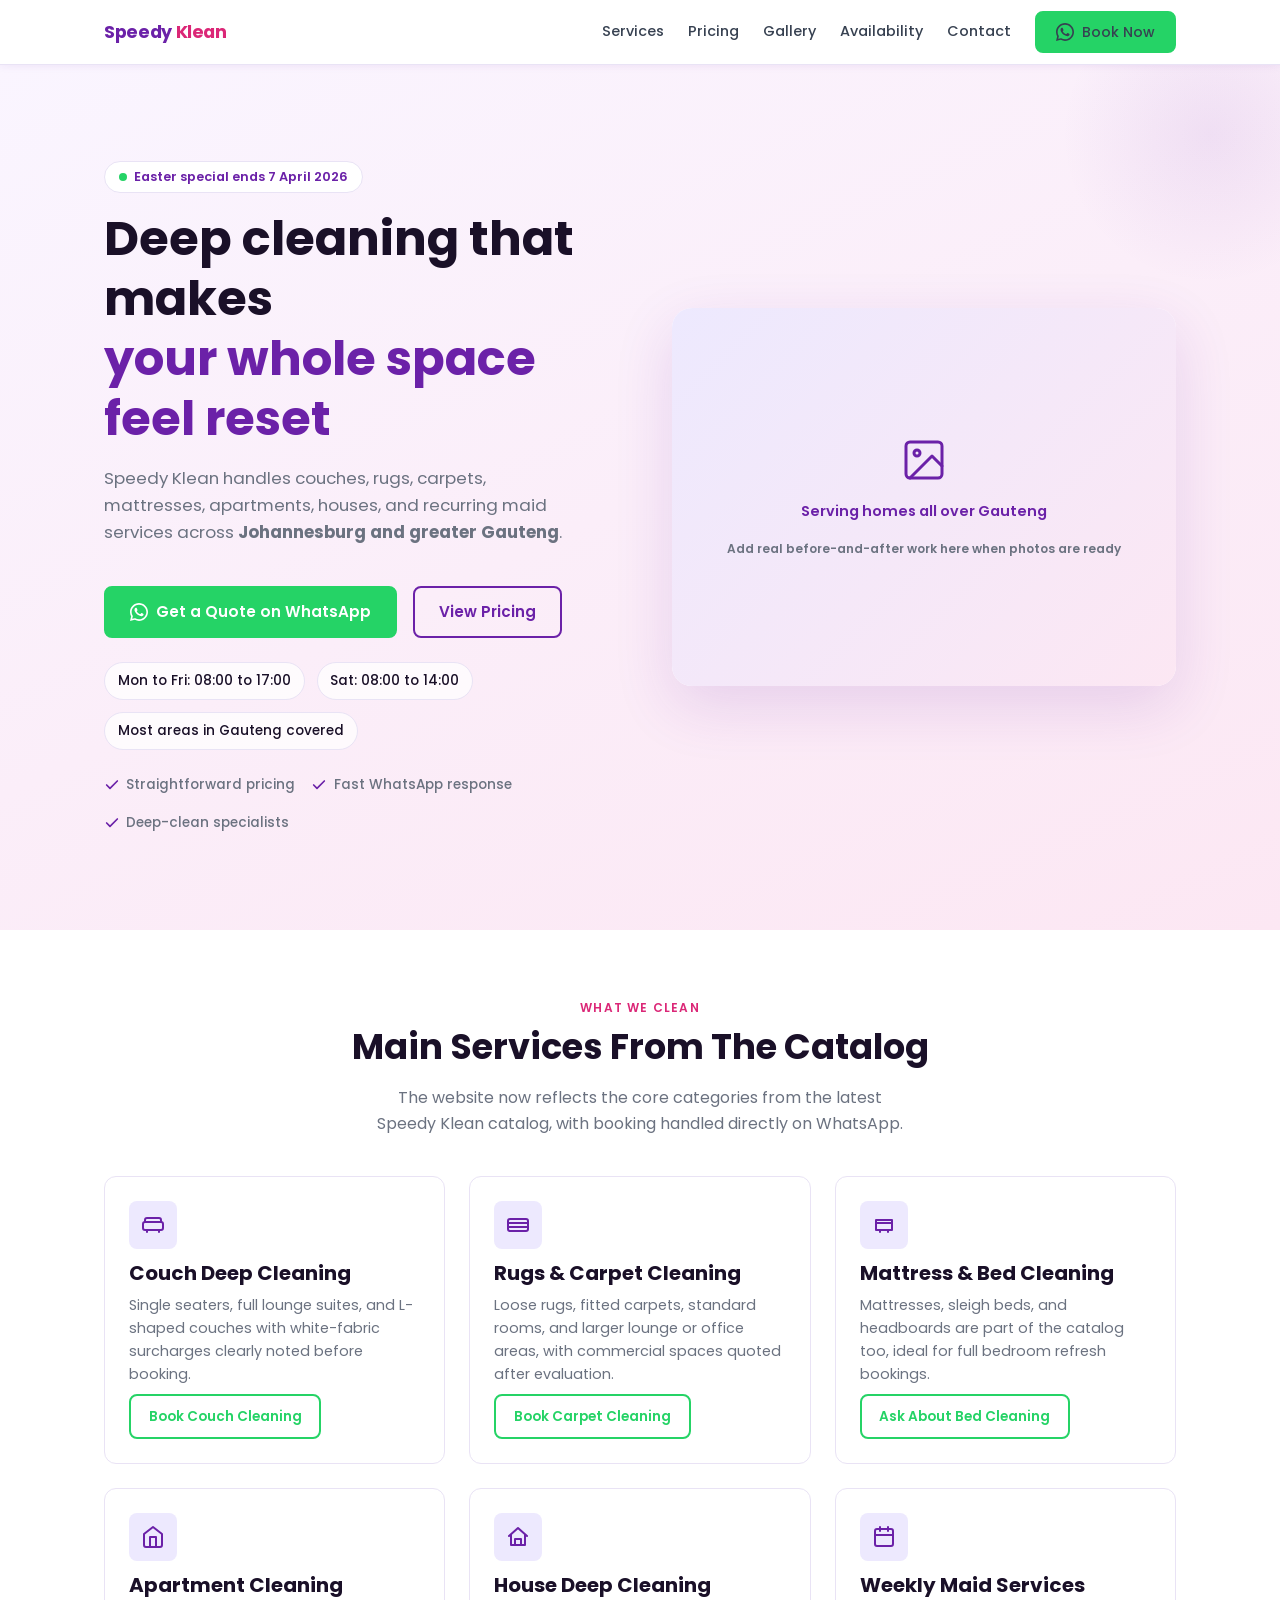
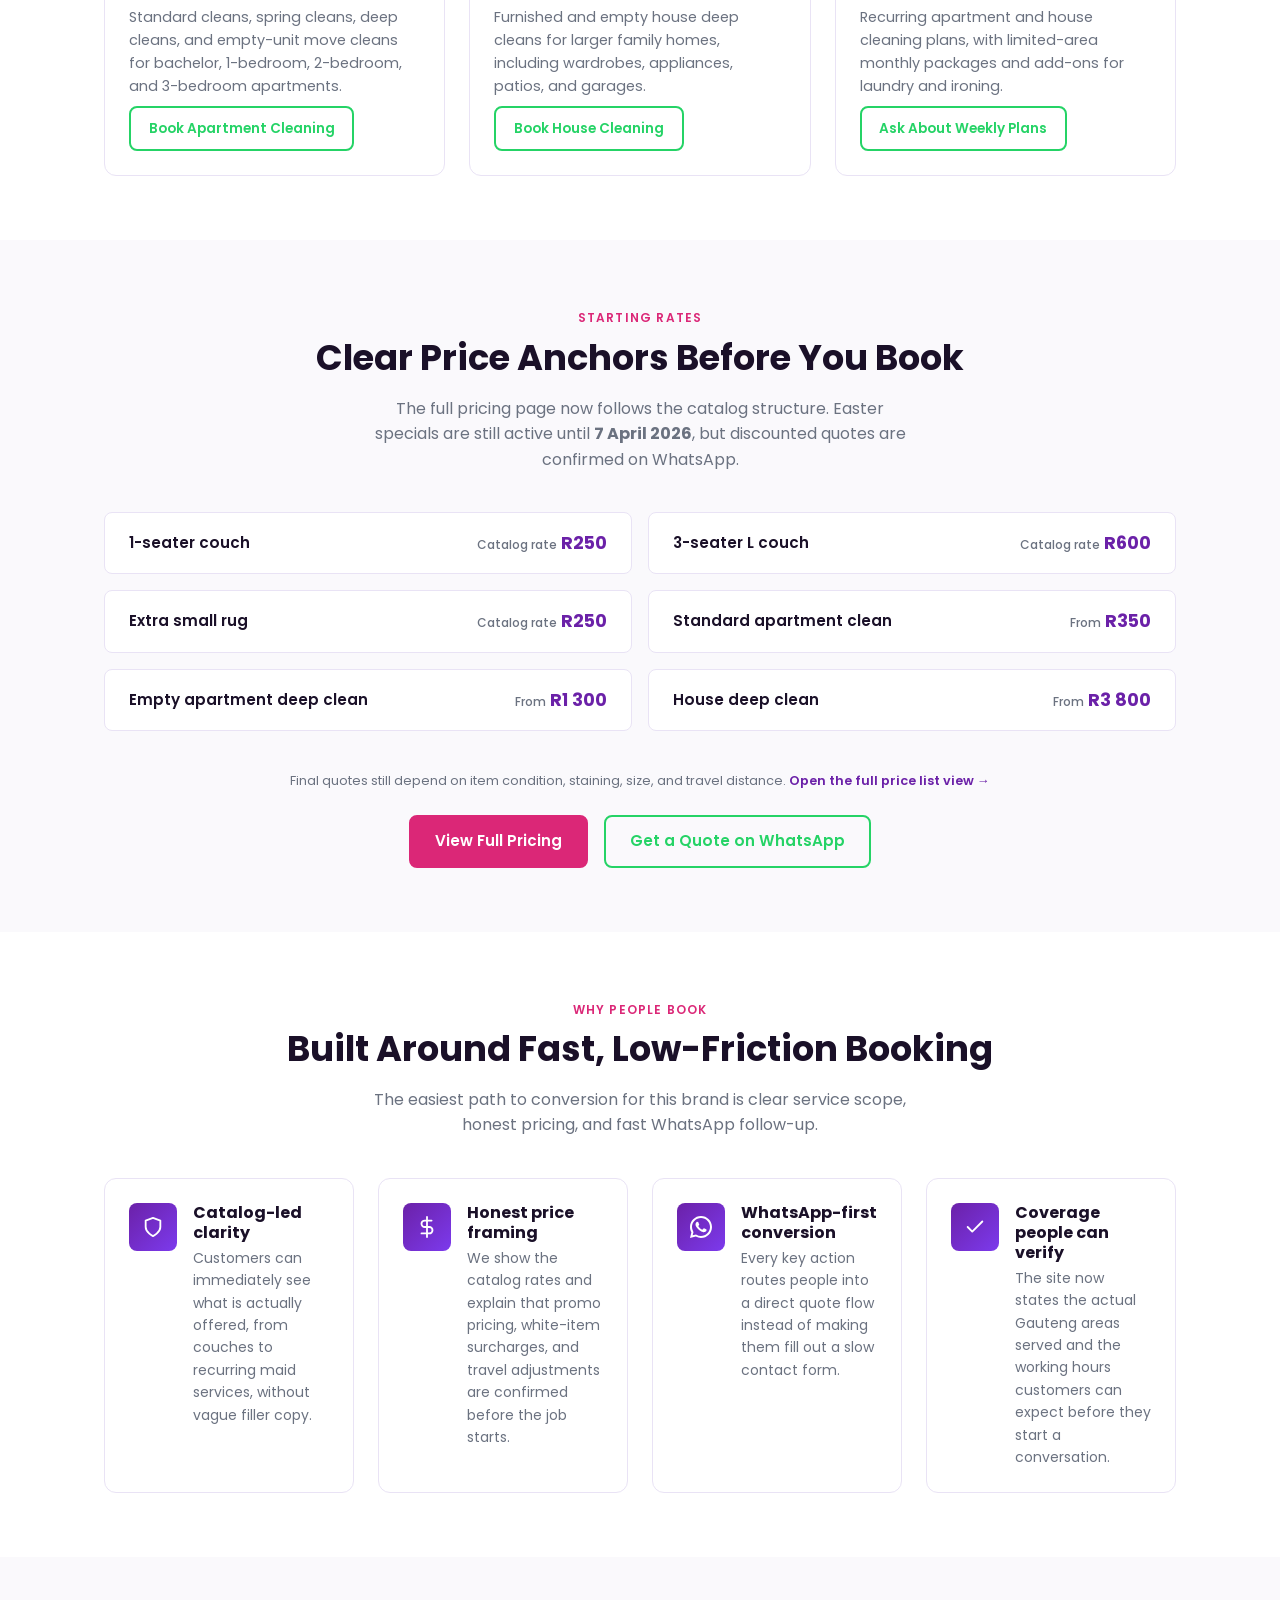
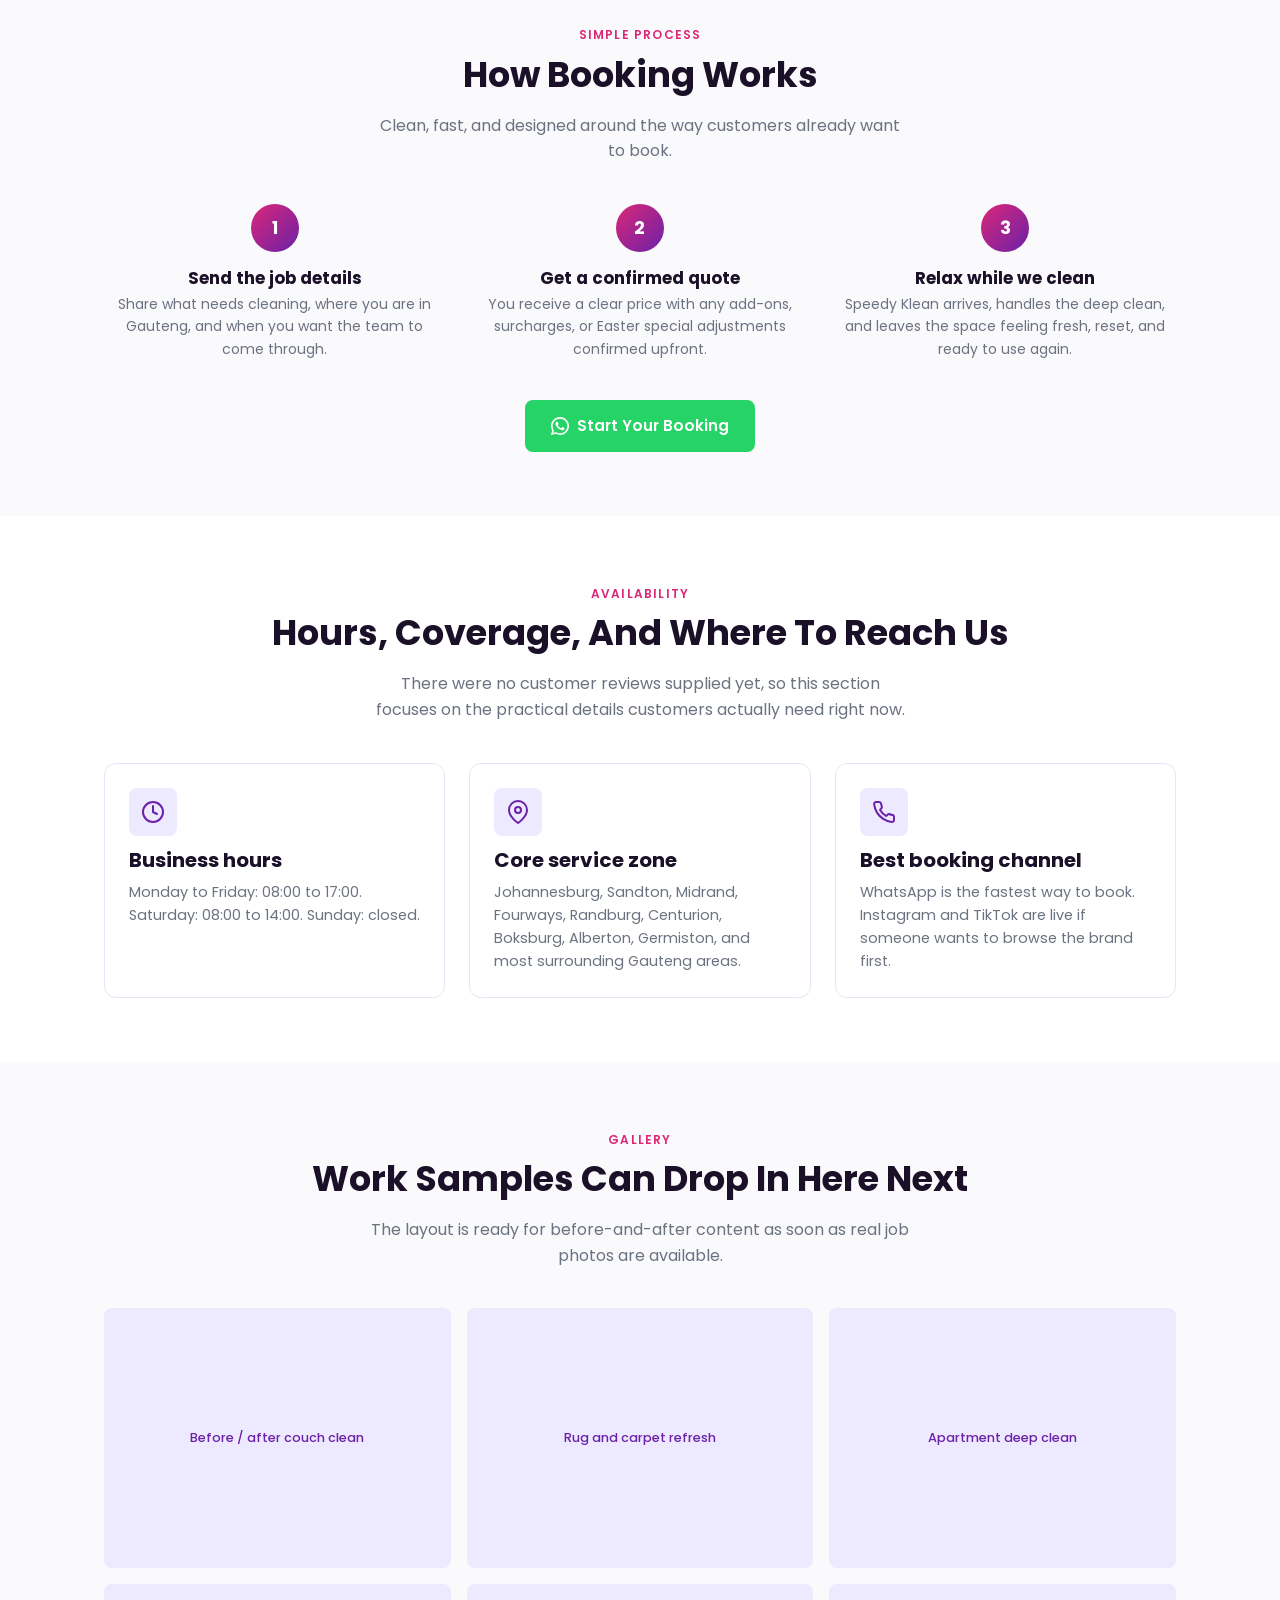
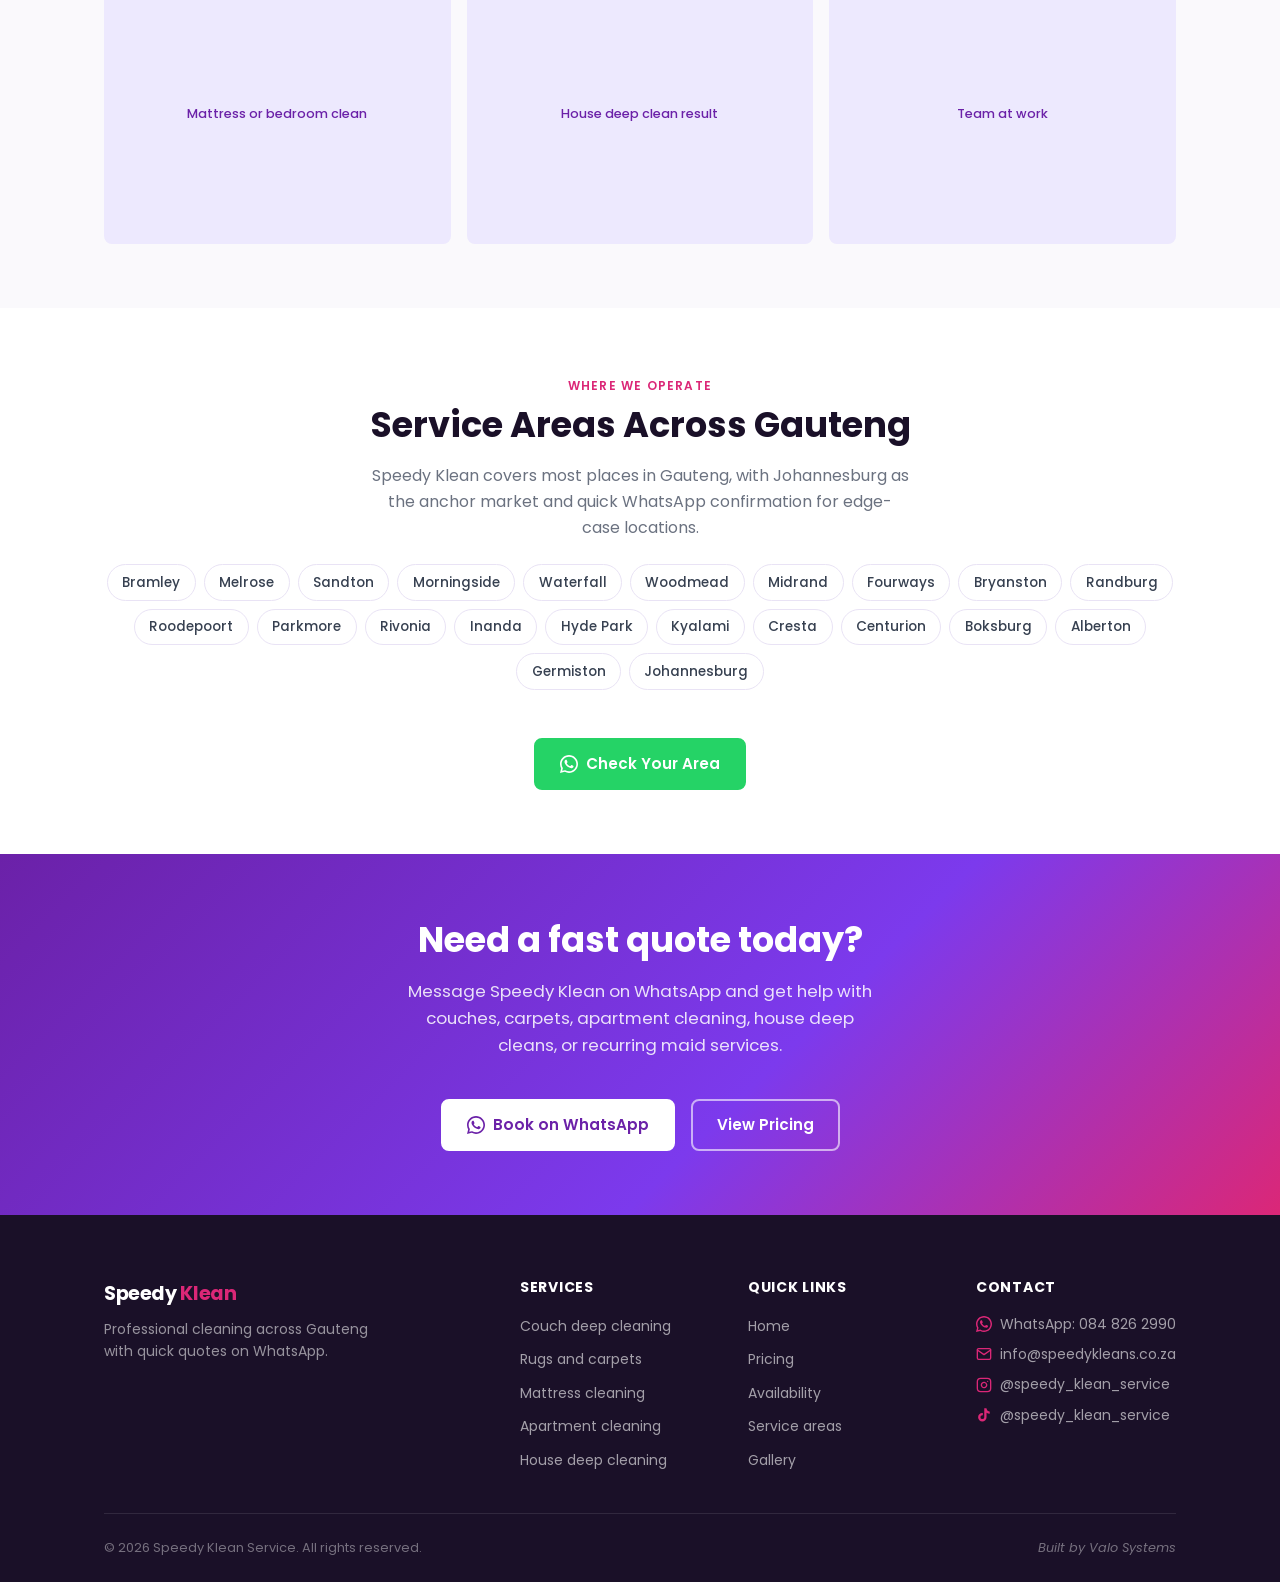
<file: index.html>
<!DOCTYPE html>
<html lang="en">
<head>
  <meta charset="UTF-8" />
  <meta name="viewport" content="width=device-width, initial-scale=1.0" />

  <title>Speedy Klean Service | Professional Cleaning Across Gauteng</title>
  <meta
    name="description"
    content="Speedy Klean Service offers couch, rug, carpet, mattress, apartment, and house cleaning across Gauteng. Book quickly on WhatsApp: 084 826 2990."
  />
  <meta
    name="keywords"
    content="cleaning services Gauteng, couch cleaning Johannesburg, carpet cleaning Sandton, apartment cleaning Midrand, house deep cleaning Gauteng, mattress cleaning Johannesburg"
  />

  <meta property="og:title" content="Speedy Klean Service | Professional Cleaning Across Gauteng" />
  <meta property="og:description" content="Trusted couch, carpet, apartment, mattress, and house cleaning with easy WhatsApp booking." />
  <meta property="og:type" content="website" />

  <link rel="preconnect" href="https://fonts.googleapis.com" />
  <link rel="preconnect" href="https://fonts.gstatic.com" crossorigin />
  <link href="https://fonts.googleapis.com/css2?family=Poppins:wght@400;500;600;700&display=swap" rel="stylesheet" />

  <link rel="stylesheet" href="styles.css" />

  <script type="application/ld+json">
  {
    "@context": "https://schema.org",
    "@type": "LocalBusiness",
    "name": "Speedy Klean Service",
    "description": "Professional couch, rug, carpet, mattress, apartment, and house cleaning across Gauteng.",
    "url": "https://sibusisomashita.github.io/speedy-klean/",
    "telephone": "+27848262990",
    "address": {
      "@type": "PostalAddress",
      "addressLocality": "Johannesburg",
      "addressRegion": "Gauteng",
      "addressCountry": "ZA"
    },
    "areaServed": [
      "Bramley",
      "Melrose",
      "Sandton",
      "Morningside",
      "Waterfall",
      "Woodmead",
      "Midrand",
      "Fourways",
      "Bryanston",
      "Randburg",
      "Roodepoort",
      "Parkmore",
      "Rivonia",
      "Inanda",
      "Hyde Park",
      "Kyalami",
      "Cresta",
      "Centurion",
      "Boksburg",
      "Alberton",
      "Germiston",
      "Johannesburg"
    ],
    "openingHours": [
      "Mo-Fr 08:00-17:00",
      "Sa 08:00-14:00"
    ],
    "priceRange": "R100-R6500",
    "serviceType": [
      "Couch Deep Cleaning",
      "Rugs and Carpet Deep Cleaning",
      "Mattress Deep Cleaning",
      "Apartment Cleaning",
      "House Deep Cleaning",
      "Weekly Maid Services"
    ]
  }
  </script>
</head>
<body>
  <header class="site-nav">
    <div class="container nav-inner">
      <a href="index.html" class="nav-logo">
        Speedy <span>Klean</span>
      </a>

      <nav class="nav-links" aria-label="Main navigation">
        <a href="#services">Services</a>
        <a href="pricing.html">Pricing</a>
        <a href="#gallery">Gallery</a>
        <a href="#availability">Availability</a>
        <a href="#contact">Contact</a>
        <a href="#" class="btn btn-wa" data-wa="general" aria-label="Book on WhatsApp">
          <svg xmlns="http://www.w3.org/2000/svg" viewBox="0 0 24 24" fill="currentColor" aria-hidden="true">
            <path d="M17.472 14.382c-.297-.149-1.758-.867-2.03-.967-.273-.099-.471-.148-.67.15-.197.297-.767.966-.94 1.164-.173.199-.347.223-.644.075-.297-.15-1.255-.463-2.39-1.475-.883-.788-1.48-1.761-1.653-2.059-.173-.297-.018-.458.13-.606.134-.133.298-.347.446-.52.149-.174.198-.298.298-.497.099-.198.05-.371-.025-.52-.075-.149-.669-1.612-.916-2.207-.242-.579-.487-.5-.669-.51-.173-.008-.371-.01-.57-.01-.198 0-.52.074-.792.372-.272.297-1.04 1.016-1.04 2.479 0 1.462 1.065 2.875 1.213 3.074.149.198 2.096 3.2 5.077 4.487.709.306 1.262.489 1.694.625.712.227 1.36.195 1.871.118.571-.085 1.758-.719 2.006-1.413.248-.694.248-1.289.173-1.413-.074-.124-.272-.198-.57-.347z"/>
            <path d="M12 0C5.373 0 0 5.373 0 12c0 2.127.555 4.126 1.526 5.862L0 24l6.335-1.513A11.945 11.945 0 0012 24c6.627 0 12-5.373 12-12S18.627 0 12 0zm0 21.818a9.806 9.806 0 01-5.001-1.37l-.359-.213-3.72.888.916-3.618-.234-.372A9.788 9.788 0 012.182 12C2.182 6.57 6.57 2.182 12 2.182S21.818 6.57 21.818 12 17.43 21.818 12 21.818z"/>
          </svg>
          Book Now
        </a>
      </nav>

      <button
        class="nav-toggle"
        id="nav-toggle"
        aria-label="Open menu"
        aria-expanded="false"
        aria-controls="nav-mobile"
      >
        <span></span><span></span><span></span>
      </button>
    </div>
  </header>

  <nav class="nav-mobile" id="nav-mobile" aria-label="Mobile navigation">
    <a href="#services">Services</a>
    <a href="pricing.html">Pricing</a>
    <a href="#gallery">Gallery</a>
    <a href="#availability">Availability</a>
    <a href="#contact">Contact</a>
    <a href="#" class="btn btn-wa" data-wa="general">
      <svg xmlns="http://www.w3.org/2000/svg" viewBox="0 0 24 24" fill="currentColor" width="18" height="18">
        <path d="M17.472 14.382c-.297-.149-1.758-.867-2.03-.967-.273-.099-.471-.148-.67.15-.197.297-.767.966-.94 1.164-.173.199-.347.223-.644.075-.297-.15-1.255-.463-2.39-1.475-.883-.788-1.48-1.761-1.653-2.059-.173-.297-.018-.458.13-.606.134-.133.298-.347.446-.52.149-.174.198-.298.298-.497.099-.198.05-.371-.025-.52-.075-.149-.669-1.612-.916-2.207-.242-.579-.487-.5-.669-.51-.173-.008-.371-.01-.57-.01-.198 0-.52.074-.792.372-.272.297-1.04 1.016-1.04 2.479 0 1.462 1.065 2.875 1.213 3.074.149.198 2.096 3.2 5.077 4.487.709.306 1.262.489 1.694.625.712.227 1.36.195 1.871.118.571-.085 1.758-.719 2.006-1.413.248-.694.248-1.289.173-1.413-.074-.124-.272-.198-.57-.347z"/>
        <path d="M12 0C5.373 0 0 5.373 0 12c0 2.127.555 4.126 1.526 5.862L0 24l6.335-1.513A11.945 11.945 0 0012 24c6.627 0 12-5.373 12-12S18.627 0 12 0zm0 21.818a9.806 9.806 0 01-5.001-1.37l-.359-.213-3.72.888.916-3.618-.234-.372A9.788 9.788 0 012.182 12C2.182 6.57 6.57 2.182 12 2.182S21.818 6.57 21.818 12 17.43 21.818 12 21.818z"/>
      </svg>
      Book on WhatsApp
    </a>
  </nav>

  <main>
    <section class="hero" id="home">
      <div class="container hero-inner">
        <div class="hero-content">
          <div class="hero-badge">Easter special ends 7 April 2026</div>

          <h1>
            Deep cleaning that makes<br />
            <em>your whole space feel reset</em>
          </h1>

          <p class="hero-sub">
            Speedy Klean handles couches, rugs, carpets, mattresses, apartments, houses, and recurring maid services
            across <strong>Johannesburg and greater Gauteng</strong>.
          </p>

          <div class="btn-group">
            <a class="btn btn-wa" data-wa="general" href="#">
              <svg xmlns="http://www.w3.org/2000/svg" viewBox="0 0 24 24" fill="currentColor" aria-hidden="true">
                <path d="M17.472 14.382c-.297-.149-1.758-.867-2.03-.967-.273-.099-.471-.148-.67.15-.197.297-.767.966-.94 1.164-.173.199-.347.223-.644.075-.297-.15-1.255-.463-2.39-1.475-.883-.788-1.48-1.761-1.653-2.059-.173-.297-.018-.458.13-.606.134-.133.298-.347.446-.52.149-.174.198-.298.298-.497.099-.198.05-.371-.025-.52-.075-.149-.669-1.612-.916-2.207-.242-.579-.487-.5-.669-.51-.173-.008-.371-.01-.57-.01-.198 0-.52.074-.792.372-.272.297-1.04 1.016-1.04 2.479 0 1.462 1.065 2.875 1.213 3.074.149.198 2.096 3.2 5.077 4.487.709.306 1.262.489 1.694.625.712.227 1.36.195 1.871.118.571-.085 1.758-.719 2.006-1.413.248-.694.248-1.289.173-1.413-.074-.124-.272-.198-.57-.347z"/>
                <path d="M12 0C5.373 0 0 5.373 0 12c0 2.127.555 4.126 1.526 5.862L0 24l6.335-1.513A11.945 11.945 0 0012 24c6.627 0 12-5.373 12-12S18.627 0 12 0zm0 21.818a9.806 9.806 0 01-5.001-1.37l-.359-.213-3.72.888.916-3.618-.234-.372A9.788 9.788 0 012.182 12C2.182 6.57 6.57 2.182 12 2.182S21.818 6.57 21.818 12 17.43 21.818 12 21.818z"/>
              </svg>
              Get a Quote on WhatsApp
            </a>
            <a class="btn btn-outline" href="pricing.html">View Pricing</a>
          </div>

          <div class="hero-meta">
            <span class="hero-meta-item">Mon to Fri: 08:00 to 17:00</span>
            <span class="hero-meta-item">Sat: 08:00 to 14:00</span>
            <span class="hero-meta-item">Most areas in Gauteng covered</span>
          </div>

          <div class="hero-trust">
            <span class="hero-trust-item">
              <svg xmlns="http://www.w3.org/2000/svg" width="16" height="16" viewBox="0 0 24 24" fill="none" stroke="currentColor" stroke-width="2.5" stroke-linecap="round" stroke-linejoin="round" aria-hidden="true"><polyline points="20 6 9 17 4 12"/></svg>
              Straightforward pricing
            </span>
            <span class="hero-trust-item">
              <svg xmlns="http://www.w3.org/2000/svg" width="16" height="16" viewBox="0 0 24 24" fill="none" stroke="currentColor" stroke-width="2.5" stroke-linecap="round" stroke-linejoin="round" aria-hidden="true"><polyline points="20 6 9 17 4 12"/></svg>
              Fast WhatsApp response
            </span>
            <span class="hero-trust-item">
              <svg xmlns="http://www.w3.org/2000/svg" width="16" height="16" viewBox="0 0 24 24" fill="none" stroke="currentColor" stroke-width="2.5" stroke-linecap="round" stroke-linejoin="round" aria-hidden="true"><polyline points="20 6 9 17 4 12"/></svg>
              Deep-clean specialists
            </span>
          </div>
        </div>

        <div class="hero-visual" aria-hidden="true">
          <div class="hero-visual-placeholder">
            <svg xmlns="http://www.w3.org/2000/svg" width="48" height="48" viewBox="0 0 24 24" fill="none" stroke="currentColor" stroke-width="1.5" stroke-linecap="round" stroke-linejoin="round"><rect x="3" y="3" width="18" height="18" rx="2"/><circle cx="8.5" cy="8.5" r="1.5"/><polyline points="21 15 16 10 5 21"/></svg>
            <span>Serving homes all over Gauteng</span>
            <small style="color:var(--text-muted);font-size:0.75rem">Add real before-and-after work here when photos are ready</small>
          </div>
        </div>
      </div>
    </section>

    <section class="section" id="services">
      <div class="container">
        <div class="section-header">
          <span class="section-label">What We Clean</span>
          <h2 class="section-title">Main Services From The Catalog</h2>
          <p class="section-subtitle">
            The website now reflects the core categories from the latest Speedy Klean catalog, with booking handled directly on WhatsApp.
          </p>
        </div>

        <div class="services-grid">
          <div class="service-card">
            <div class="service-icon" aria-hidden="true">
              <svg xmlns="http://www.w3.org/2000/svg" viewBox="0 0 24 24" fill="none" stroke="currentColor" stroke-width="2" stroke-linecap="round" stroke-linejoin="round"><path d="M20 9V7a2 2 0 0 0-2-2H6a2 2 0 0 0-2 2v2"/><path d="M2 11a2 2 0 0 1 2-2h16a2 2 0 0 1 2 2v4a2 2 0 0 1-2 2H4a2 2 0 0 1-2-2v-4z"/><path d="M6 17v2M18 17v2"/></svg>
            </div>
            <h3>Couch Deep Cleaning</h3>
            <p>Single seaters, full lounge suites, and L-shaped couches with white-fabric surcharges clearly noted before booking.</p>
            <a class="btn btn-wa-outline" data-wa="couch" href="#">Book Couch Cleaning</a>
          </div>

          <div class="service-card">
            <div class="service-icon" aria-hidden="true">
              <svg xmlns="http://www.w3.org/2000/svg" viewBox="0 0 24 24" fill="none" stroke="currentColor" stroke-width="2" stroke-linecap="round" stroke-linejoin="round"><rect x="2" y="6" width="20" height="12" rx="2"/><path d="M2 10h20M2 14h20"/></svg>
            </div>
            <h3>Rugs &amp; Carpet Cleaning</h3>
            <p>Loose rugs, fitted carpets, standard rooms, and larger lounge or office areas, with commercial spaces quoted after evaluation.</p>
            <a class="btn btn-wa-outline" data-wa="carpet" href="#">Book Carpet Cleaning</a>
          </div>

          <div class="service-card">
            <div class="service-icon" aria-hidden="true">
              <svg xmlns="http://www.w3.org/2000/svg" viewBox="0 0 24 24" fill="none" stroke="currentColor" stroke-width="2" stroke-linecap="round" stroke-linejoin="round"><path d="M4 7h16v10H4z"/><path d="M4 10h16"/><path d="M8 17v2M16 17v2"/></svg>
            </div>
            <h3>Mattress &amp; Bed Cleaning</h3>
            <p>Mattresses, sleigh beds, and headboards are part of the catalog too, ideal for full bedroom refresh bookings.</p>
            <a class="btn btn-wa-outline" data-wa="mattress" href="#">Ask About Bed Cleaning</a>
          </div>

          <div class="service-card">
            <div class="service-icon" aria-hidden="true">
              <svg xmlns="http://www.w3.org/2000/svg" viewBox="0 0 24 24" fill="none" stroke="currentColor" stroke-width="2" stroke-linecap="round" stroke-linejoin="round"><path d="M3 9l9-7 9 7v11a2 2 0 0 1-2 2H5a2 2 0 0 1-2-2z"/><polyline points="9 22 9 12 15 12 15 22"/></svg>
            </div>
            <h3>Apartment Cleaning</h3>
            <p>Standard cleans, spring cleans, deep cleans, and empty-unit move cleans for bachelor, 1-bedroom, 2-bedroom, and 3-bedroom apartments.</p>
            <a class="btn btn-wa-outline" data-wa="apartment" href="#">Book Apartment Cleaning</a>
          </div>

          <div class="service-card">
            <div class="service-icon" aria-hidden="true">
              <svg xmlns="http://www.w3.org/2000/svg" viewBox="0 0 24 24" fill="none" stroke="currentColor" stroke-width="2" stroke-linecap="round" stroke-linejoin="round"><path d="M3 11l9-8 9 8"/><path d="M5 10v10h14V10"/><path d="M9 20v-6h6v6"/></svg>
            </div>
            <h3>House Deep Cleaning</h3>
            <p>Furnished and empty house deep cleans for larger family homes, including wardrobes, appliances, patios, and garages.</p>
            <a class="btn btn-wa-outline" data-wa="house" href="#">Book House Cleaning</a>
          </div>

          <div class="service-card">
            <div class="service-icon" aria-hidden="true">
              <svg xmlns="http://www.w3.org/2000/svg" viewBox="0 0 24 24" fill="none" stroke="currentColor" stroke-width="2" stroke-linecap="round" stroke-linejoin="round"><rect x="3" y="4" width="18" height="17" rx="2"/><path d="M8 2v4M16 2v4M3 10h18"/></svg>
            </div>
            <h3>Weekly Maid Services</h3>
            <p>Recurring apartment and house cleaning plans, with limited-area monthly packages and add-ons for laundry and ironing.</p>
            <a class="btn btn-wa-outline" data-wa="maid" href="#">Ask About Weekly Plans</a>
          </div>
        </div>
      </div>
    </section>

    <section class="section section--alt" id="pricing">
      <div class="container">
        <div class="section-header">
          <span class="section-label">Starting Rates</span>
          <h2 class="section-title">Clear Price Anchors Before You Book</h2>
          <p class="section-subtitle">
            The full pricing page now follows the catalog structure. Easter specials are still active until <strong>7 April 2026</strong>, but discounted quotes are confirmed on WhatsApp.
          </p>
        </div>

        <div class="pricing-preview-grid">
          <div class="pricing-preview-item">
            <span>1-seater couch</span>
            <div class="pricing-from">
              <small>Catalog rate</small>
              <strong>R250</strong>
            </div>
          </div>
          <div class="pricing-preview-item">
            <span>3-seater L couch</span>
            <div class="pricing-from">
              <small>Catalog rate</small>
              <strong>R600</strong>
            </div>
          </div>
          <div class="pricing-preview-item">
            <span>Extra small rug</span>
            <div class="pricing-from">
              <small>Catalog rate</small>
              <strong>R250</strong>
            </div>
          </div>
          <div class="pricing-preview-item">
            <span>Standard apartment clean</span>
            <div class="pricing-from">
              <small>From</small>
              <strong>R350</strong>
            </div>
          </div>
          <div class="pricing-preview-item">
            <span>Empty apartment deep clean</span>
            <div class="pricing-from">
              <small>From</small>
              <strong>R1 300</strong>
            </div>
          </div>
          <div class="pricing-preview-item">
            <span>House deep clean</span>
            <div class="pricing-from">
              <small>From</small>
              <strong>R3 800</strong>
            </div>
          </div>
        </div>

        <p class="pricing-note">
          Final quotes still depend on item condition, staining, size, and travel distance. <a href="pricing.html" style="color:var(--purple);font-weight:600">Open the full price list view &rarr;</a>
        </p>

        <div class="btn-group" style="justify-content:center">
          <a class="btn btn-primary" href="pricing.html">View Full Pricing</a>
          <a class="btn btn-wa-outline" data-wa="pricing" href="#">Get a Quote on WhatsApp</a>
        </div>
      </div>
    </section>

    <section class="section" id="why-us">
      <div class="container">
        <div class="section-header">
          <span class="section-label">Why People Book</span>
          <h2 class="section-title">Built Around Fast, Low-Friction Booking</h2>
          <p class="section-subtitle">
            The easiest path to conversion for this brand is clear service scope, honest pricing, and fast WhatsApp follow-up.
          </p>
        </div>

        <div class="trust-grid">
          <div class="trust-card">
            <div class="trust-icon" aria-hidden="true">
              <svg xmlns="http://www.w3.org/2000/svg" viewBox="0 0 24 24" fill="none" stroke="currentColor" stroke-width="2" stroke-linecap="round" stroke-linejoin="round"><path d="M12 22s8-4 8-10V5l-8-3-8 3v7c0 6 8 10 8 10z"/></svg>
            </div>
            <div>
              <h3>Catalog-led clarity</h3>
              <p>Customers can immediately see what is actually offered, from couches to recurring maid services, without vague filler copy.</p>
            </div>
          </div>

          <div class="trust-card">
            <div class="trust-icon" aria-hidden="true">
              <svg xmlns="http://www.w3.org/2000/svg" viewBox="0 0 24 24" fill="none" stroke="currentColor" stroke-width="2" stroke-linecap="round" stroke-linejoin="round"><line x1="12" y1="1" x2="12" y2="23"/><path d="M17 5H9.5a3.5 3.5 0 0 0 0 7h5a3.5 3.5 0 0 1 0 7H6"/></svg>
            </div>
            <div>
              <h3>Honest price framing</h3>
              <p>We show the catalog rates and explain that promo pricing, white-item surcharges, and travel adjustments are confirmed before the job starts.</p>
            </div>
          </div>

          <div class="trust-card">
            <div class="trust-icon" aria-hidden="true">
              <svg xmlns="http://www.w3.org/2000/svg" viewBox="0 0 24 24" fill="currentColor"><path d="M17.472 14.382c-.297-.149-1.758-.867-2.03-.967-.273-.099-.471-.148-.67.15-.197.297-.767.966-.94 1.164-.173.199-.347.223-.644.075-.297-.15-1.255-.463-2.39-1.475-.883-.788-1.48-1.761-1.653-2.059-.173-.297-.018-.458.13-.606.134-.133.298-.347.446-.52.149-.174.198-.298.298-.497.099-.198.05-.371-.025-.52-.075-.149-.669-1.612-.916-2.207-.242-.579-.487-.5-.669-.51-.173-.008-.371-.01-.57-.01-.198 0-.52.074-.792.372-.272.297-1.04 1.016-1.04 2.479 0 1.462 1.065 2.875 1.213 3.074.149.198 2.096 3.2 5.077 4.487.709.306 1.262.489 1.694.625.712.227 1.36.195 1.871.118.571-.085 1.758-.719 2.006-1.413.248-.694.248-1.289.173-1.413-.074-.124-.272-.198-.57-.347z"/><path d="M12 0C5.373 0 0 5.373 0 12c0 2.127.555 4.126 1.526 5.862L0 24l6.335-1.513A11.945 11.945 0 0012 24c6.627 0 12-5.373 12-12S18.627 0 12 0zm0 21.818a9.806 9.806 0 01-5.001-1.37l-.359-.213-3.72.888.916-3.618-.234-.372A9.788 9.788 0 012.182 12C2.182 6.57 6.57 2.182 12 2.182S21.818 6.57 21.818 12 17.43 21.818 12 21.818z"/></svg>
            </div>
            <div>
              <h3>WhatsApp-first conversion</h3>
              <p>Every key action routes people into a direct quote flow instead of making them fill out a slow contact form.</p>
            </div>
          </div>

          <div class="trust-card">
            <div class="trust-icon" aria-hidden="true">
              <svg xmlns="http://www.w3.org/2000/svg" viewBox="0 0 24 24" fill="none" stroke="currentColor" stroke-width="2" stroke-linecap="round" stroke-linejoin="round"><polyline points="20 6 9 17 4 12"/></svg>
            </div>
            <div>
              <h3>Coverage people can verify</h3>
              <p>The site now states the actual Gauteng areas served and the working hours customers can expect before they start a conversation.</p>
            </div>
          </div>
        </div>
      </div>
    </section>

    <section class="section section--alt" id="how-it-works">
      <div class="container">
        <div class="section-header">
          <span class="section-label">Simple Process</span>
          <h2 class="section-title">How Booking Works</h2>
          <p class="section-subtitle">
            Clean, fast, and designed around the way customers already want to book.
          </p>
        </div>

        <div class="steps-grid">
          <div class="step-card">
            <div class="step-number" aria-hidden="true">1</div>
            <div>
              <h3>Send the job details</h3>
              <p>Share what needs cleaning, where you are in Gauteng, and when you want the team to come through.</p>
            </div>
          </div>
          <div class="step-card">
            <div class="step-number" aria-hidden="true">2</div>
            <div>
              <h3>Get a confirmed quote</h3>
              <p>You receive a clear price with any add-ons, surcharges, or Easter special adjustments confirmed upfront.</p>
            </div>
          </div>
          <div class="step-card">
            <div class="step-number" aria-hidden="true">3</div>
            <div>
              <h3>Relax while we clean</h3>
              <p>Speedy Klean arrives, handles the deep clean, and leaves the space feeling fresh, reset, and ready to use again.</p>
            </div>
          </div>
        </div>

        <div style="text-align:center;margin-top:var(--space-lg)">
          <a class="btn btn-wa" data-wa="general" href="#">
            <svg xmlns="http://www.w3.org/2000/svg" viewBox="0 0 24 24" fill="currentColor" aria-hidden="true">
              <path d="M17.472 14.382c-.297-.149-1.758-.867-2.03-.967-.273-.099-.471-.148-.67.15-.197.297-.767.966-.94 1.164-.173.199-.347.223-.644.075-.297-.15-1.255-.463-2.39-1.475-.883-.788-1.48-1.761-1.653-2.059-.173-.297-.018-.458.13-.606.134-.133.298-.347.446-.52.149-.174.198-.298.298-.497.099-.198.05-.371-.025-.52-.075-.149-.669-1.612-.916-2.207-.242-.579-.487-.5-.669-.51-.173-.008-.371-.01-.57-.01-.198 0-.52.074-.792.372-.272.297-1.04 1.016-1.04 2.479 0 1.462 1.065 2.875 1.213 3.074.149.198 2.096 3.2 5.077 4.487.709.306 1.262.489 1.694.625.712.227 1.36.195 1.871.118.571-.085 1.758-.719 2.006-1.413.248-.694.248-1.289.173-1.413-.074-.124-.272-.198-.57-.347z"/>
              <path d="M12 0C5.373 0 0 5.373 0 12c0 2.127.555 4.126 1.526 5.862L0 24l6.335-1.513A11.945 11.945 0 0012 24c6.627 0 12-5.373 12-12S18.627 0 12 0zm0 21.818a9.806 9.806 0 01-5.001-1.37l-.359-.213-3.72.888.916-3.618-.234-.372A9.788 9.788 0 012.182 12C2.182 6.57 6.57 2.182 12 2.182S21.818 6.57 21.818 12 17.43 21.818 12 21.818z"/>
            </svg>
            Start Your Booking
          </a>
        </div>
      </div>
    </section>

    <section class="section" id="availability">
      <div class="container">
        <div class="section-header">
          <span class="section-label">Availability</span>
          <h2 class="section-title">Hours, Coverage, And Where To Reach Us</h2>
          <p class="section-subtitle">
            There were no customer reviews supplied yet, so this section focuses on the practical details customers actually need right now.
          </p>
        </div>

        <div class="services-grid">
          <div class="service-card">
            <div class="service-icon" aria-hidden="true">
              <svg xmlns="http://www.w3.org/2000/svg" viewBox="0 0 24 24" fill="none" stroke="currentColor" stroke-width="2" stroke-linecap="round" stroke-linejoin="round"><circle cx="12" cy="12" r="10"/><polyline points="12 6 12 12 16 14"/></svg>
            </div>
            <h3>Business hours</h3>
            <p>Monday to Friday: 08:00 to 17:00. Saturday: 08:00 to 14:00. Sunday: closed.</p>
          </div>

          <div class="service-card">
            <div class="service-icon" aria-hidden="true">
              <svg xmlns="http://www.w3.org/2000/svg" viewBox="0 0 24 24" fill="none" stroke="currentColor" stroke-width="2" stroke-linecap="round" stroke-linejoin="round"><path d="M21 10c0 7-9 13-9 13s-9-6-9-13a9 9 0 0 1 18 0z"/><circle cx="12" cy="10" r="3"/></svg>
            </div>
            <h3>Core service zone</h3>
            <p>Johannesburg, Sandton, Midrand, Fourways, Randburg, Centurion, Boksburg, Alberton, Germiston, and most surrounding Gauteng areas.</p>
          </div>

          <div class="service-card">
            <div class="service-icon" aria-hidden="true">
              <svg xmlns="http://www.w3.org/2000/svg" viewBox="0 0 24 24" fill="none" stroke="currentColor" stroke-width="2" stroke-linecap="round" stroke-linejoin="round"><path d="M22 16.92v3a2 2 0 0 1-2.18 2 19.79 19.79 0 0 1-8.63-3.07 19.5 19.5 0 0 1-6-6A19.79 19.79 0 0 1 2.12 4.18 2 2 0 0 1 4.11 2h3a2 2 0 0 1 2 1.72c.12.89.34 1.77.65 2.61a2 2 0 0 1-.45 2.11L8.09 9.91a16 16 0 0 0 6 6l1.47-1.22a2 2 0 0 1 2.11-.45c.84.31 1.72.53 2.61.65A2 2 0 0 1 22 16.92z"/></svg>
            </div>
            <h3>Best booking channel</h3>
            <p>WhatsApp is the fastest way to book. Instagram and TikTok are live if someone wants to browse the brand first.</p>
          </div>
        </div>
      </div>
    </section>

    <section class="section section--alt" id="gallery">
      <div class="container">
        <div class="section-header">
          <span class="section-label">Gallery</span>
          <h2 class="section-title">Work Samples Can Drop In Here Next</h2>
          <p class="section-subtitle">
            The layout is ready for before-and-after content as soon as real job photos are available.
          </p>
        </div>

        <div class="gallery-grid" role="list">
          <div class="gallery-item" role="listitem"><div class="gallery-placeholder" aria-label="Gallery placeholder"><span>Before / after couch clean</span></div></div>
          <div class="gallery-item" role="listitem"><div class="gallery-placeholder" aria-label="Gallery placeholder"><span>Rug and carpet refresh</span></div></div>
          <div class="gallery-item" role="listitem"><div class="gallery-placeholder" aria-label="Gallery placeholder"><span>Apartment deep clean</span></div></div>
          <div class="gallery-item" role="listitem"><div class="gallery-placeholder" aria-label="Gallery placeholder"><span>Mattress or bedroom clean</span></div></div>
          <div class="gallery-item" role="listitem"><div class="gallery-placeholder" aria-label="Gallery placeholder"><span>House deep clean result</span></div></div>
          <div class="gallery-item" role="listitem"><div class="gallery-placeholder" aria-label="Gallery placeholder"><span>Team at work</span></div></div>
        </div>
      </div>
    </section>

    <section class="section" id="areas">
      <div class="container text-center">
        <span class="section-label">Where We Operate</span>
        <h2 class="section-title">Service Areas Across Gauteng</h2>
        <p class="section-subtitle" style="margin:0 auto var(--space-md)">
          Speedy Klean covers most places in Gauteng, with Johannesburg as the anchor market and quick WhatsApp confirmation for edge-case locations.
        </p>

        <div class="areas-tags">
          <span class="area-tag">Bramley</span>
          <span class="area-tag">Melrose</span>
          <span class="area-tag">Sandton</span>
          <span class="area-tag">Morningside</span>
          <span class="area-tag">Waterfall</span>
          <span class="area-tag">Woodmead</span>
          <span class="area-tag">Midrand</span>
          <span class="area-tag">Fourways</span>
          <span class="area-tag">Bryanston</span>
          <span class="area-tag">Randburg</span>
          <span class="area-tag">Roodepoort</span>
          <span class="area-tag">Parkmore</span>
          <span class="area-tag">Rivonia</span>
          <span class="area-tag">Inanda</span>
          <span class="area-tag">Hyde Park</span>
          <span class="area-tag">Kyalami</span>
          <span class="area-tag">Cresta</span>
          <span class="area-tag">Centurion</span>
          <span class="area-tag">Boksburg</span>
          <span class="area-tag">Alberton</span>
          <span class="area-tag">Germiston</span>
          <span class="area-tag">Johannesburg</span>
        </div>

        <a class="btn btn-wa" data-wa="general" href="#" style="margin-top:var(--space-md)">
          <svg xmlns="http://www.w3.org/2000/svg" viewBox="0 0 24 24" fill="currentColor" aria-hidden="true">
            <path d="M17.472 14.382c-.297-.149-1.758-.867-2.03-.967-.273-.099-.471-.148-.67.15-.197.297-.767.966-.94 1.164-.173.199-.347.223-.644.075-.297-.15-1.255-.463-2.39-1.475-.883-.788-1.48-1.761-1.653-2.059-.173-.297-.018-.458.13-.606.134-.133.298-.347.446-.52.149-.174.198-.298.298-.497.099-.198.05-.371-.025-.52-.075-.149-.669-1.612-.916-2.207-.242-.579-.487-.5-.669-.51-.173-.008-.371-.01-.57-.01-.198 0-.52.074-.792.372-.272.297-1.04 1.016-1.04 2.479 0 1.462 1.065 2.875 1.213 3.074.149.198 2.096 3.2 5.077 4.487.709.306 1.262.489 1.694.625.712.227 1.36.195 1.871.118.571-.085 1.758-.719 2.006-1.413.248-.694.248-1.289.173-1.413-.074-.124-.272-.198-.57-.347z"/>
            <path d="M12 0C5.373 0 0 5.373 0 12c0 2.127.555 4.126 1.526 5.862L0 24l6.335-1.513A11.945 11.945 0 0012 24c6.627 0 12-5.373 12-12S18.627 0 12 0zm0 21.818a9.806 9.806 0 01-5.001-1.37l-.359-.213-3.72.888.916-3.618-.234-.372A9.788 9.788 0 012.182 12C2.182 6.57 6.57 2.182 12 2.182S21.818 6.57 21.818 12 17.43 21.818 12 21.818z"/>
          </svg>
          Check Your Area
        </a>
      </div>
    </section>

    <section class="cta-section" id="cta">
      <div class="container">
        <h2>Need a fast quote today?</h2>
        <p>Message Speedy Klean on WhatsApp and get help with couches, carpets, apartment cleaning, house deep cleans, or recurring maid services.</p>
        <div class="btn-group">
          <a class="btn btn-wa" data-wa="general" href="#" style="background:var(--white);color:var(--purple);border-color:var(--white);">
            <svg xmlns="http://www.w3.org/2000/svg" viewBox="0 0 24 24" fill="currentColor" aria-hidden="true">
              <path d="M17.472 14.382c-.297-.149-1.758-.867-2.03-.967-.273-.099-.471-.148-.67.15-.197.297-.767.966-.94 1.164-.173.199-.347.223-.644.075-.297-.15-1.255-.463-2.39-1.475-.883-.788-1.48-1.761-1.653-2.059-.173-.297-.018-.458.13-.606.134-.133.298-.347.446-.52.149-.174.198-.298.298-.497.099-.198.05-.371-.025-.52-.075-.149-.669-1.612-.916-2.207-.242-.579-.487-.5-.669-.51-.173-.008-.371-.01-.57-.01-.198 0-.52.074-.792.372-.272.297-1.04 1.016-1.04 2.479 0 1.462 1.065 2.875 1.213 3.074.149.198 2.096 3.2 5.077 4.487.709.306 1.262.489 1.694.625.712.227 1.36.195 1.871.118.571-.085 1.758-.719 2.006-1.413.248-.694.248-1.289.173-1.413-.074-.124-.272-.198-.57-.347z"/>
              <path d="M12 0C5.373 0 0 5.373 0 12c0 2.127.555 4.126 1.526 5.862L0 24l6.335-1.513A11.945 11.945 0 0012 24c6.627 0 12-5.373 12-12S18.627 0 12 0zm0 21.818a9.806 9.806 0 01-5.001-1.37l-.359-.213-3.72.888.916-3.618-.234-.372A9.788 9.788 0 012.182 12C2.182 6.57 6.57 2.182 12 2.182S21.818 6.57 21.818 12 17.43 21.818 12 21.818z"/>
            </svg>
            Book on WhatsApp
          </a>
          <a class="btn btn-outline--white" href="pricing.html">View Pricing</a>
        </div>
      </div>
    </section>
  </main>

  <footer class="site-footer" id="contact">
    <div class="container">
      <div class="footer-grid">
        <div class="footer-brand">
          <a href="index.html" class="nav-logo">Speedy <span>Klean</span></a>
          <p>Professional cleaning across Gauteng with quick quotes on WhatsApp.</p>
        </div>

        <div class="footer-col">
          <h4>Services</h4>
          <ul>
            <li><a href="#services">Couch deep cleaning</a></li>
            <li><a href="#services">Rugs and carpets</a></li>
            <li><a href="#services">Mattress cleaning</a></li>
            <li><a href="#services">Apartment cleaning</a></li>
            <li><a href="#services">House deep cleaning</a></li>
          </ul>
        </div>

        <div class="footer-col">
          <h4>Quick Links</h4>
          <ul>
            <li><a href="index.html">Home</a></li>
            <li><a href="pricing.html">Pricing</a></li>
            <li><a href="#availability">Availability</a></li>
            <li><a href="#areas">Service areas</a></li>
            <li><a href="#gallery">Gallery</a></li>
          </ul>
        </div>

        <div class="footer-col">
          <h4>Contact</h4>
          <ul>
            <li>
              <a href="#" data-wa="general" class="footer-contact-item">
                <svg xmlns="http://www.w3.org/2000/svg" viewBox="0 0 24 24" fill="currentColor"><path d="M17.472 14.382c-.297-.149-1.758-.867-2.03-.967-.273-.099-.471-.148-.67.15-.197.297-.767.966-.94 1.164-.173.199-.347.223-.644.075-.297-.15-1.255-.463-2.39-1.475-.883-.788-1.48-1.761-1.653-2.059-.173-.297-.018-.458.13-.606.134-.133.298-.347.446-.52.149-.174.198-.298.298-.497.099-.198.05-.371-.025-.52-.075-.149-.669-1.612-.916-2.207-.242-.579-.487-.5-.669-.51-.173-.008-.371-.01-.57-.01-.198 0-.52.074-.792.372-.272.297-1.04 1.016-1.04 2.479 0 1.462 1.065 2.875 1.213 3.074.149.198 2.096 3.2 5.077 4.487.709.306 1.262.489 1.694.625.712.227 1.36.195 1.871.118.571-.085 1.758-.719 2.006-1.413.248-.694.248-1.289.173-1.413-.074-.124-.272-.198-.57-.347z"/><path d="M12 0C5.373 0 0 5.373 0 12c0 2.127.555 4.126 1.526 5.862L0 24l6.335-1.513A11.945 11.945 0 0012 24c6.627 0 12-5.373 12-12S18.627 0 12 0zm0 21.818a9.806 9.806 0 01-5.001-1.37l-.359-.213-3.72.888.916-3.618-.234-.372A9.788 9.788 0 012.182 12C2.182 6.57 6.57 2.182 12 2.182S21.818 6.57 21.818 12 17.43 21.818 12 21.818z"/></svg>
                WhatsApp: 084 826 2990
              </a>
            </li>
            <li>
              <a href="mailto:info@speedykleans.co.za" class="footer-contact-item">
                <svg xmlns="http://www.w3.org/2000/svg" viewBox="0 0 24 24" fill="none" stroke="currentColor" stroke-width="2" stroke-linecap="round" stroke-linejoin="round"><path d="M4 4h16c1.1 0 2 .9 2 2v12c0 1.1-.9 2-2 2H4c-1.1 0-2-.9-2-2V6c0-1.1.9-2 2-2z"/><polyline points="22,6 12,13 2,6"/></svg>
                info@speedykleans.co.za
              </a>
            </li>
            <li>
              <a href="https://www.instagram.com/speedy_klean_service" target="_blank" rel="noopener noreferrer" class="footer-contact-item">
                <svg xmlns="http://www.w3.org/2000/svg" viewBox="0 0 24 24" fill="none" stroke="currentColor" stroke-width="2" stroke-linecap="round" stroke-linejoin="round"><rect x="2" y="2" width="20" height="20" rx="5" ry="5"/><path d="M16 11.37A4 4 0 1 1 12.63 8 4 4 0 0 1 16 11.37z"/><line x1="17.5" y1="6.5" x2="17.51" y2="6.5"/></svg>
                @speedy_klean_service
              </a>
            </li>
            <li>
              <a href="https://www.tiktok.com/@speedy_klean_service" target="_blank" rel="noopener noreferrer" class="footer-contact-item">
                <svg xmlns="http://www.w3.org/2000/svg" viewBox="0 0 24 24" fill="currentColor" width="16" height="16"><path d="M19.59 6.69a4.83 4.83 0 01-3.77-4.25V2h-3.45v13.67a2.89 2.89 0 0 1-2.88 2.5 2.89 2.89 0 0 1-2.89-2.89 2.89 2.89 0 012.89-2.89c.28 0 .54.04.79.1V9.01a6.33 6.33 0 00-.79-.05 6.34 6.34 0 00-6.34 6.34 6.34 6.34 0 006.34 6.34 6.34 6.34 0 006.33-6.34V8.69a8.16 8.16 0 004.77 1.52V6.76a4.85 4.85 0 01-1-.07z"/></svg>
                @speedy_klean_service
              </a>
            </li>
          </ul>
        </div>
      </div>

      <div class="footer-bottom">
        <p>&copy; <span id="year"></span> Speedy Klean Service. All rights reserved.</p>
        <p class="placeholder-note">Built by Valo Systems</p>
      </div>
    </div>
  </footer>

  <a class="sticky-wa" data-wa="general" href="#" aria-label="Book on WhatsApp">
    <svg xmlns="http://www.w3.org/2000/svg" viewBox="0 0 24 24" fill="currentColor" aria-hidden="true">
      <path d="M17.472 14.382c-.297-.149-1.758-.867-2.03-.967-.273-.099-.471-.148-.67.15-.197.297-.767.966-.94 1.164-.173.199-.347.223-.644.075-.297-.15-1.255-.463-2.39-1.475-.883-.788-1.48-1.761-1.653-2.059-.173-.297-.018-.458.13-.606.134-.133.298-.347.446-.52.149-.174.198-.298.298-.497.099-.198.05-.371-.025-.52-.075-.149-.669-1.612-.916-2.207-.242-.579-.487-.5-.669-.51-.173-.008-.371-.01-.57-.01-.198 0-.52.074-.792.372-.272.297-1.04 1.016-1.04 2.479 0 1.462 1.065 2.875 1.213 3.074.149.198 2.096 3.2 5.077 4.487.709.306 1.262.489 1.694.625.712.227 1.36.195 1.871.118.571-.085 1.758-.719 2.006-1.413.248-.694.248-1.289.173-1.413-.074-.124-.272-.198-.57-.347z"/>
      <path d="M12 0C5.373 0 0 5.373 0 12c0 2.127.555 4.126 1.526 5.862L0 24l6.335-1.513A11.945 11.945 0 0012 24c6.627 0 12-5.373 12-12S18.627 0 12 0zm0 21.818a9.806 9.806 0 01-5.001-1.37l-.359-.213-3.72.888.916-3.618-.234-.372A9.788 9.788 0 012.182 12C2.182 6.57 6.57 2.182 12 2.182S21.818 6.57 21.818 12 17.43 21.818 12 21.818z"/>
    </svg>
    Book on WhatsApp
  </a>

  <script>
    document.getElementById('year').textContent = new Date().getFullYear();
  </script>
  <script src="app.js"></script>
</body>
</html>
</file>
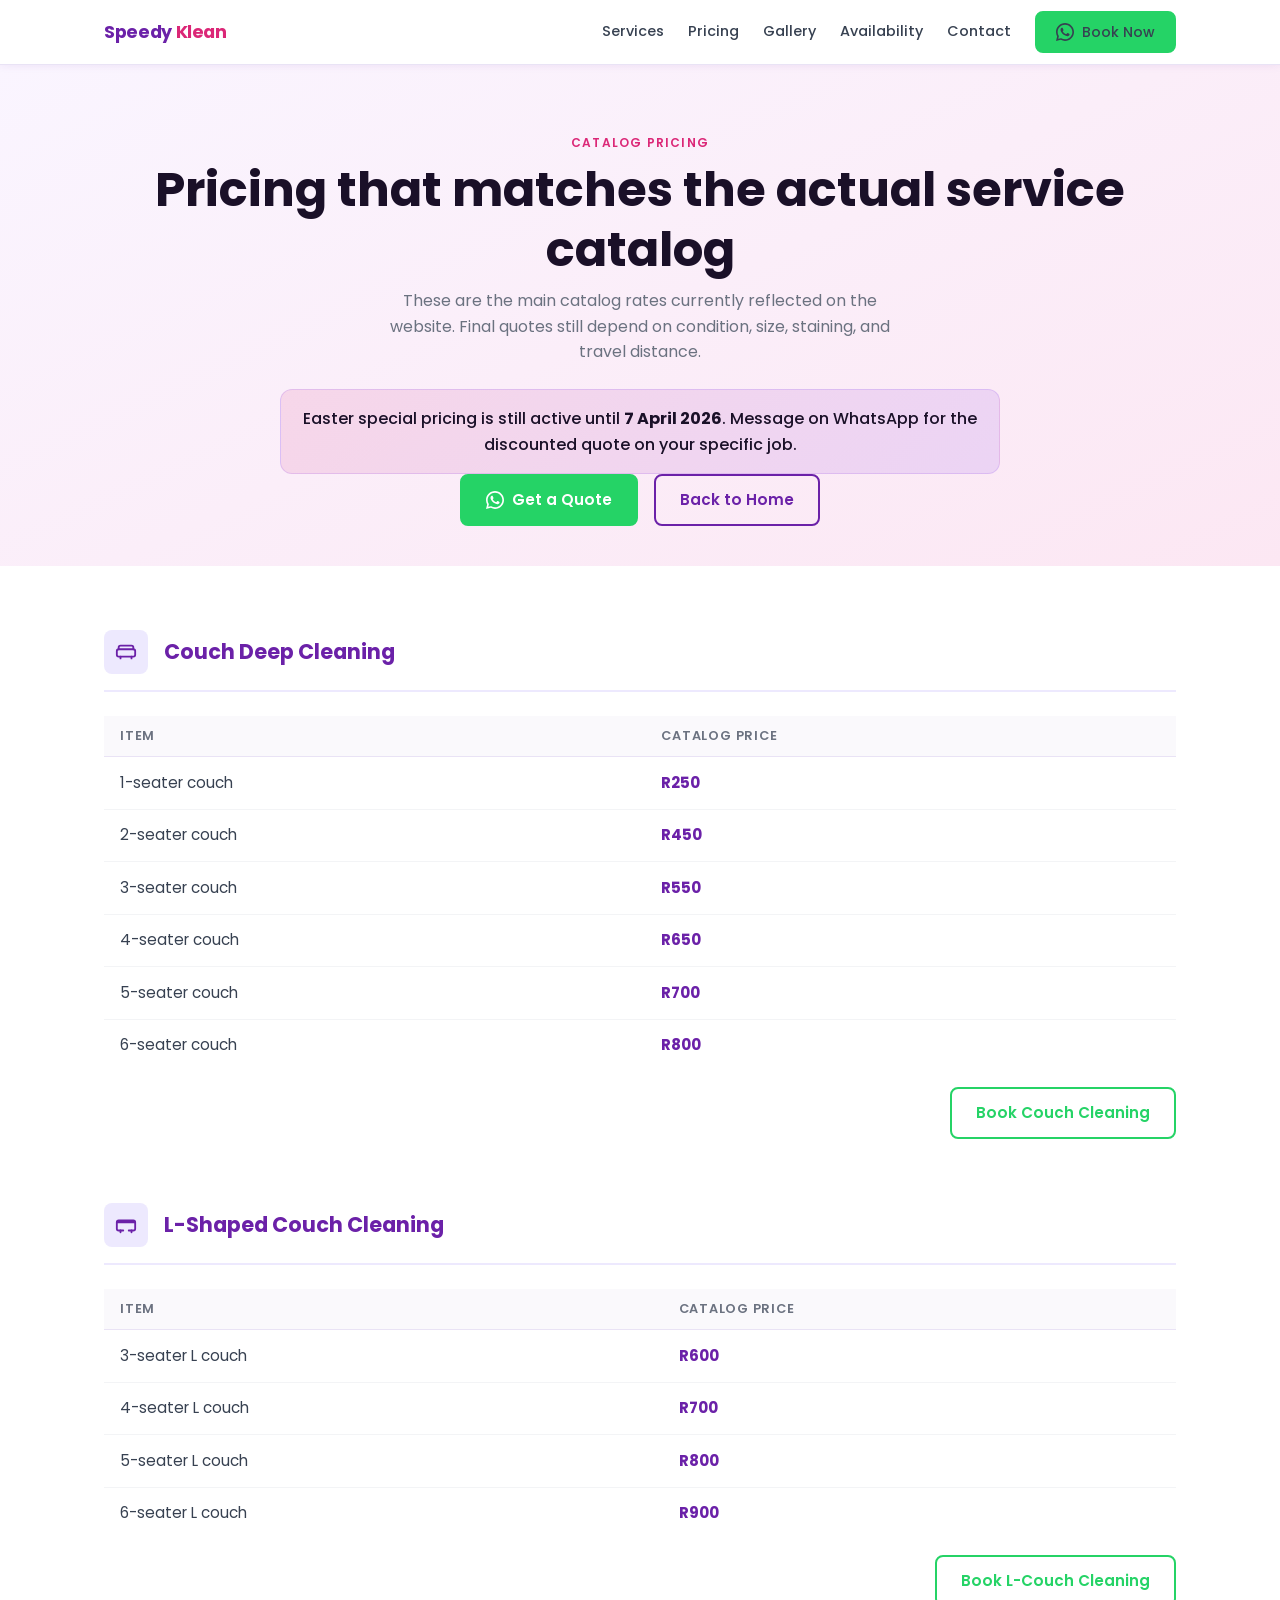
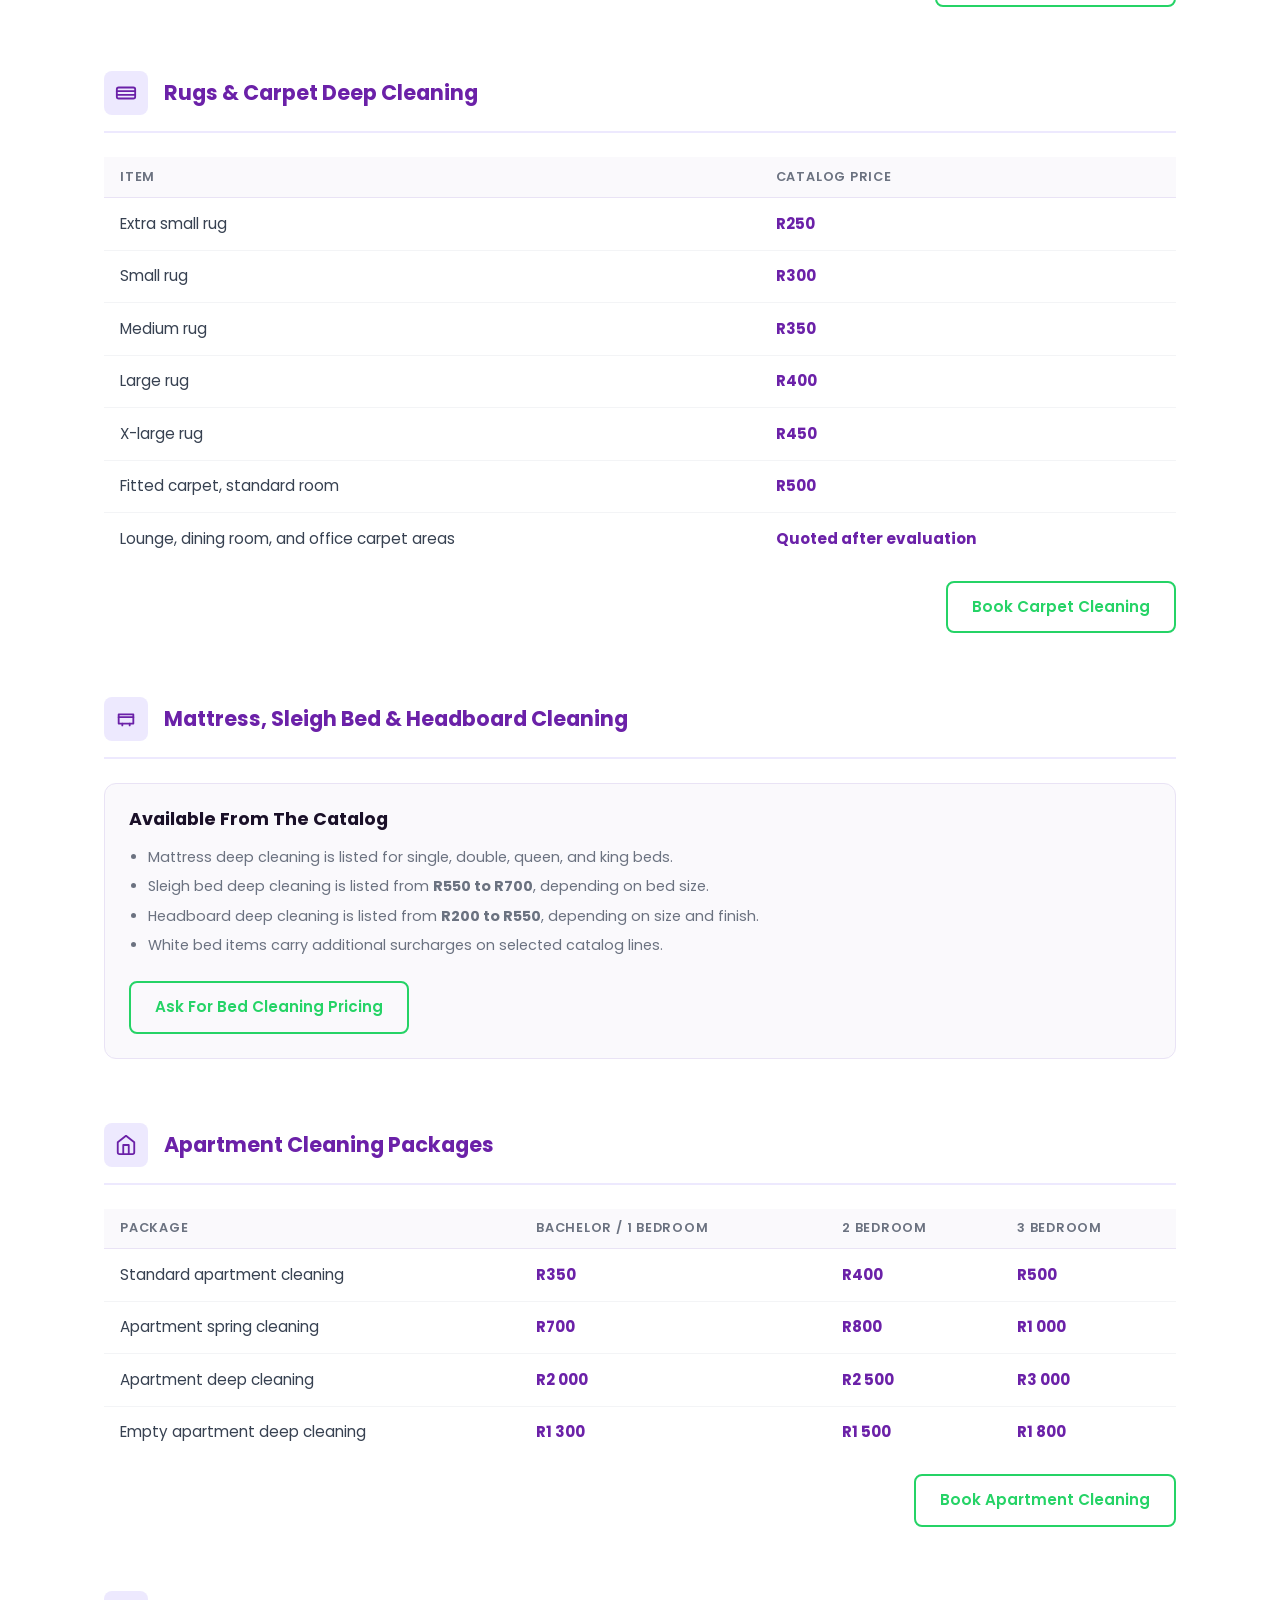
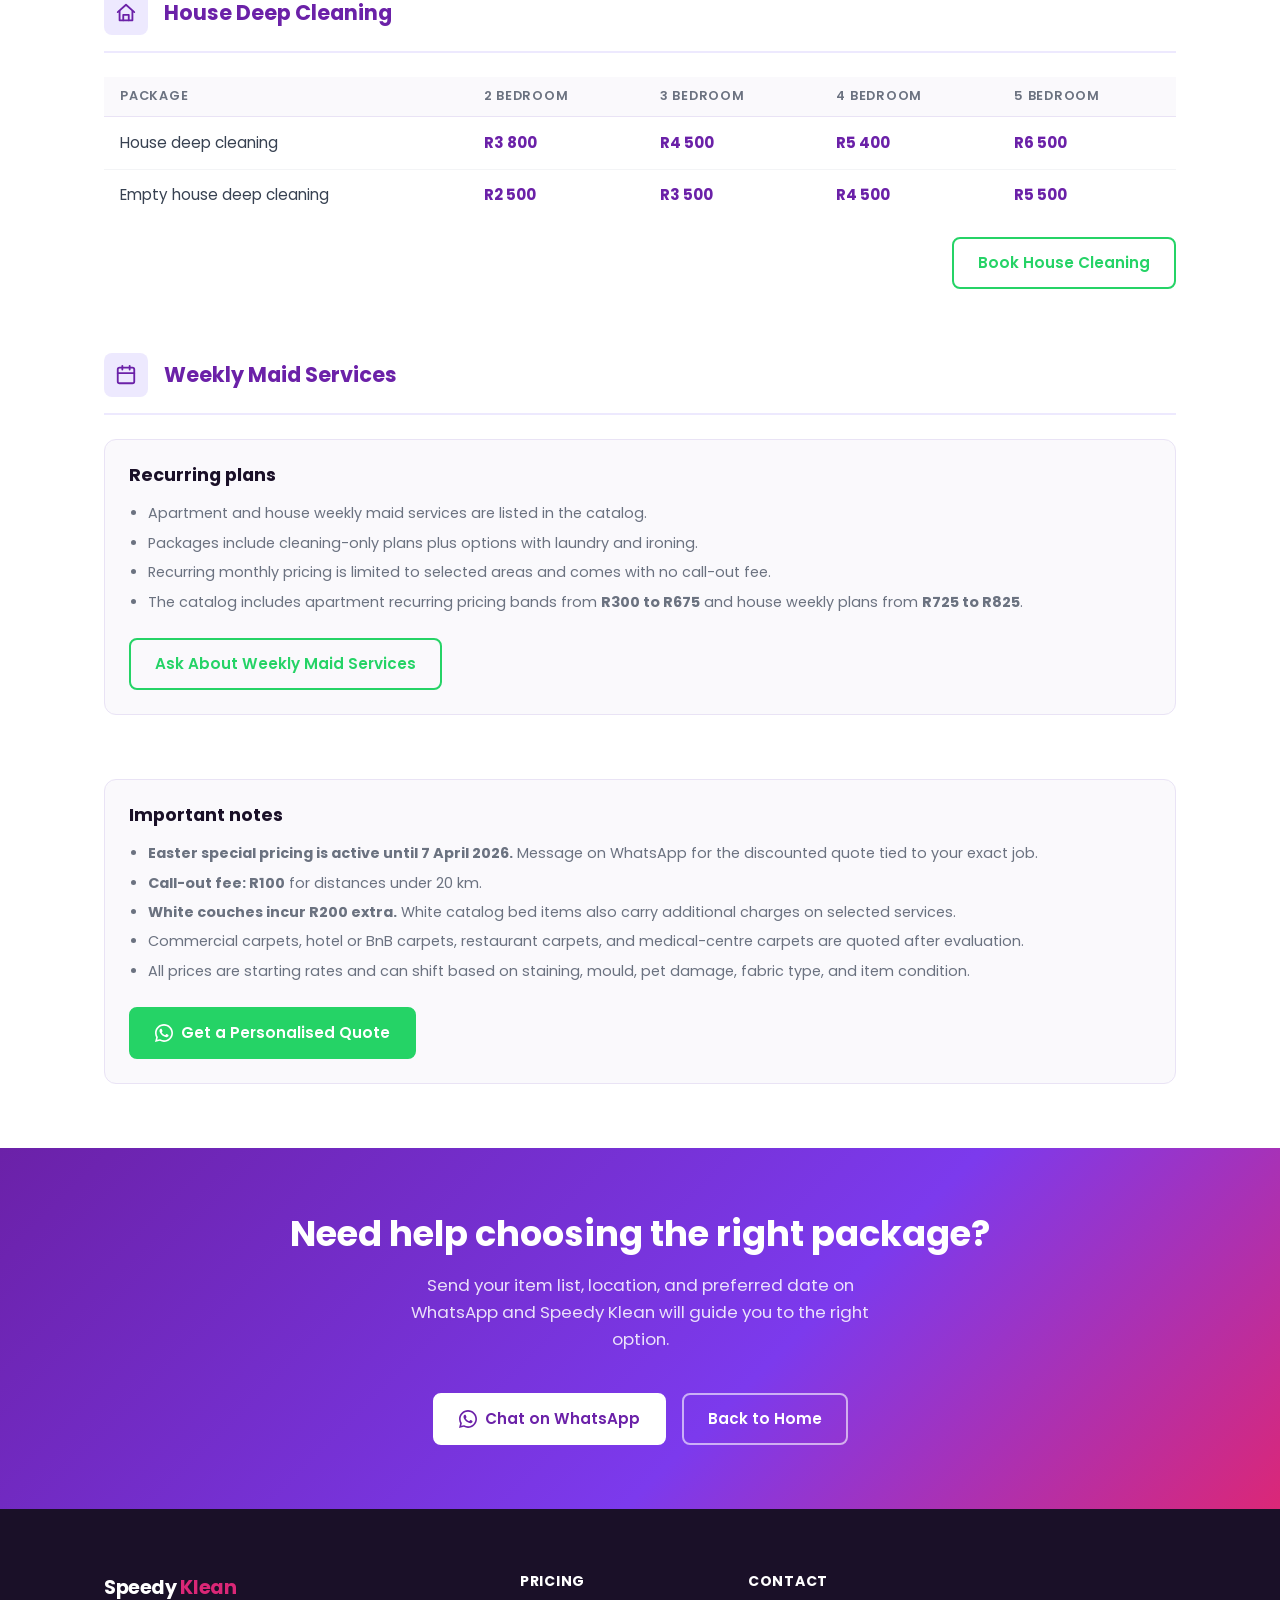
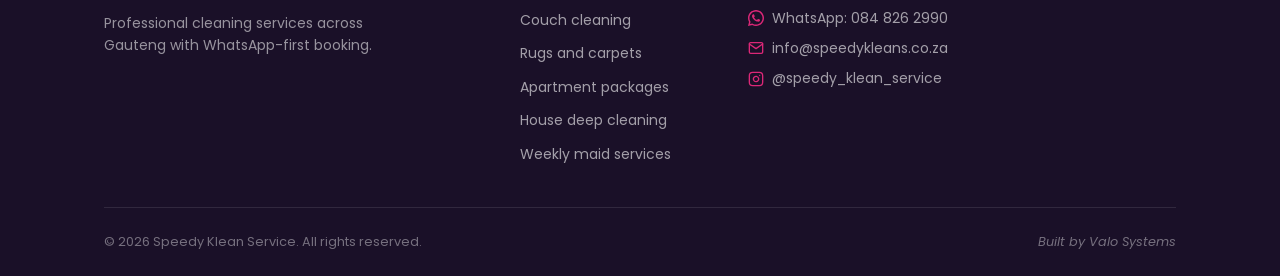
<file: pricing.html>
<!DOCTYPE html>
<html lang="en">
<head>
  <meta charset="UTF-8" />
  <meta name="viewport" content="width=device-width, initial-scale=1.0" />

  <title>Pricing | Speedy Klean Service</title>
  <meta
    name="description"
    content="Browse Speedy Klean Service pricing for couches, rugs, carpets, apartments, and houses across Gauteng. Easter specials are active until 7 April 2026."
  />

  <meta property="og:title" content="Pricing | Speedy Klean Service" />
  <meta property="og:description" content="Catalog-led cleaning pricing with WhatsApp quotes for Gauteng bookings." />
  <meta property="og:type" content="website" />

  <link rel="preconnect" href="https://fonts.googleapis.com" />
  <link rel="preconnect" href="https://fonts.gstatic.com" crossorigin />
  <link href="https://fonts.googleapis.com/css2?family=Poppins:wght@400;500;600;700&display=swap" rel="stylesheet" />

  <link rel="stylesheet" href="styles.css" />
</head>
<body>
  <header class="site-nav">
    <div class="container nav-inner">
      <a href="index.html" class="nav-logo">
        Speedy <span>Klean</span>
      </a>

      <nav class="nav-links" aria-label="Main navigation">
        <a href="index.html#services">Services</a>
        <a href="pricing.html">Pricing</a>
        <a href="index.html#gallery">Gallery</a>
        <a href="index.html#availability">Availability</a>
        <a href="index.html#contact">Contact</a>
        <a href="#" class="btn btn-wa" data-wa="general" aria-label="Book on WhatsApp">
          <svg xmlns="http://www.w3.org/2000/svg" viewBox="0 0 24 24" fill="currentColor" aria-hidden="true">
            <path d="M17.472 14.382c-.297-.149-1.758-.867-2.03-.967-.273-.099-.471-.148-.67.15-.197.297-.767.966-.94 1.164-.173.199-.347.223-.644.075-.297-.15-1.255-.463-2.39-1.475-.883-.788-1.48-1.761-1.653-2.059-.173-.297-.018-.458.13-.606.134-.133.298-.347.446-.52.149-.174.198-.298.298-.497.099-.198.05-.371-.025-.52-.075-.149-.669-1.612-.916-2.207-.242-.579-.487-.5-.669-.51-.173-.008-.371-.01-.57-.01-.198 0-.52.074-.792.372-.272.297-1.04 1.016-1.04 2.479 0 1.462 1.065 2.875 1.213 3.074.149.198 2.096 3.2 5.077 4.487.709.306 1.262.489 1.694.625.712.227 1.36.195 1.871.118.571-.085 1.758-.719 2.006-1.413.248-.694.248-1.289.173-1.413-.074-.124-.272-.198-.57-.347z"/>
            <path d="M12 0C5.373 0 0 5.373 0 12c0 2.127.555 4.126 1.526 5.862L0 24l6.335-1.513A11.945 11.945 0 0012 24c6.627 0 12-5.373 12-12S18.627 0 12 0zm0 21.818a9.806 9.806 0 01-5.001-1.37l-.359-.213-3.72.888.916-3.618-.234-.372A9.788 9.788 0 012.182 12C2.182 6.57 6.57 2.182 12 2.182S21.818 6.57 21.818 12 17.43 21.818 12 21.818z"/>
          </svg>
          Book Now
        </a>
      </nav>

      <button
        class="nav-toggle"
        id="nav-toggle"
        aria-label="Open menu"
        aria-expanded="false"
        aria-controls="nav-mobile"
      >
        <span></span><span></span><span></span>
      </button>
    </div>
  </header>

  <nav class="nav-mobile" id="nav-mobile" aria-label="Mobile navigation">
    <a href="index.html">Home</a>
    <a href="index.html#services">Services</a>
    <a href="pricing.html">Pricing</a>
    <a href="index.html#gallery">Gallery</a>
    <a href="index.html#availability">Availability</a>
    <a href="index.html#contact">Contact</a>
    <a href="#" class="btn btn-wa" data-wa="general">
      <svg xmlns="http://www.w3.org/2000/svg" viewBox="0 0 24 24" fill="currentColor" width="18" height="18">
        <path d="M17.472 14.382c-.297-.149-1.758-.867-2.03-.967-.273-.099-.471-.148-.67.15-.197.297-.767.966-.94 1.164-.173.199-.347.223-.644.075-.297-.15-1.255-.463-2.39-1.475-.883-.788-1.48-1.761-1.653-2.059-.173-.297-.018-.458.13-.606.134-.133.298-.347.446-.52.149-.174.198-.298.298-.497.099-.198.05-.371-.025-.52-.075-.149-.669-1.612-.916-2.207-.242-.579-.487-.5-.669-.51-.173-.008-.371-.01-.57-.01-.198 0-.52.074-.792.372-.272.297-1.04 1.016-1.04 2.479 0 1.462 1.065 2.875 1.213 3.074.149.198 2.096 3.2 5.077 4.487.709.306 1.262.489 1.694.625.712.227 1.36.195 1.871.118.571-.085 1.758-.719 2.006-1.413.248-.694.248-1.289.173-1.413-.074-.124-.272-.198-.57-.347z"/>
        <path d="M12 0C5.373 0 0 5.373 0 12c0 2.127.555 4.126 1.526 5.862L0 24l6.335-1.513A11.945 11.945 0 0012 24c6.627 0 12-5.373 12-12S18.627 0 12 0zm0 21.818a9.806 9.806 0 01-5.001-1.37l-.359-.213-3.72.888.916-3.618-.234-.372A9.788 9.788 0 012.182 12C2.182 6.57 6.57 2.182 12 2.182S21.818 6.57 21.818 12 17.43 21.818 12 21.818z"/>
      </svg>
      Book on WhatsApp
    </a>
  </nav>

  <main>
    <section class="pricing-page-hero">
      <div class="container">
        <span class="section-label">Catalog Pricing</span>
        <h1>Pricing that matches the actual service catalog</h1>
        <p>
          These are the main catalog rates currently reflected on the website. Final quotes still depend on condition, size,
          staining, and travel distance.
        </p>
        <div class="promo-inline">
          Easter special pricing is still active until <strong>7 April 2026</strong>. Message on WhatsApp for the discounted quote on your specific job.
        </div>
        <div class="btn-group" style="justify-content:center">
          <a class="btn btn-wa" data-wa="pricing" href="#">
            <svg xmlns="http://www.w3.org/2000/svg" viewBox="0 0 24 24" fill="currentColor" aria-hidden="true">
              <path d="M17.472 14.382c-.297-.149-1.758-.867-2.03-.967-.273-.099-.471-.148-.67.15-.197.297-.767.966-.94 1.164-.173.199-.347.223-.644.075-.297-.15-1.255-.463-2.39-1.475-.883-.788-1.48-1.761-1.653-2.059-.173-.297-.018-.458.13-.606.134-.133.298-.347.446-.52.149-.174.198-.298.298-.497.099-.198.05-.371-.025-.52-.075-.149-.669-1.612-.916-2.207-.242-.579-.487-.5-.669-.51-.173-.008-.371-.01-.57-.01-.198 0-.52.074-.792.372-.272.297-1.04 1.016-1.04 2.479 0 1.462 1.065 2.875 1.213 3.074.149.198 2.096 3.2 5.077 4.487.709.306 1.262.489 1.694.625.712.227 1.36.195 1.871.118.571-.085 1.758-.719 2.006-1.413.248-.694.248-1.289.173-1.413-.074-.124-.272-.198-.57-.347z"/>
              <path d="M12 0C5.373 0 0 5.373 0 12c0 2.127.555 4.126 1.526 5.862L0 24l6.335-1.513A11.945 11.945 0 0012 24c6.627 0 12-5.373 12-12S18.627 0 12 0zm0 21.818a9.806 9.806 0 01-5.001-1.37l-.359-.213-3.72.888.916-3.618-.234-.372A9.788 9.788 0 012.182 12C2.182 6.57 6.57 2.182 12 2.182S21.818 6.57 21.818 12 17.43 21.818 12 21.818z"/>
            </svg>
            Get a Quote
          </a>
          <a class="btn btn-outline" href="index.html">Back to Home</a>
        </div>
      </div>
    </section>

    <section class="section">
      <div class="container">
        <div class="pricing-group" id="couch-cleaning">
          <div class="pricing-group-header">
            <div class="pricing-group-icon" aria-hidden="true">
              <svg xmlns="http://www.w3.org/2000/svg" viewBox="0 0 24 24" fill="none" stroke="currentColor" stroke-width="2" stroke-linecap="round" stroke-linejoin="round"><path d="M20 9V7a2 2 0 0 0-2-2H6a2 2 0 0 0-2 2v2"/><path d="M2 11a2 2 0 0 1 2-2h16a2 2 0 0 1 2 2v4a2 2 0 0 1-2 2H4a2 2 0 0 1-2-2v-4z"/><path d="M6 17v2M18 17v2"/></svg>
            </div>
            <h2>Couch Deep Cleaning</h2>
          </div>

          <table class="pricing-table" aria-label="Couch cleaning prices">
            <thead>
              <tr>
                <th>Item</th>
                <th>Catalog Price</th>
              </tr>
            </thead>
            <tbody>
              <tr><td>1-seater couch</td><td class="price-col">R250</td></tr>
              <tr><td>2-seater couch</td><td class="price-col">R450</td></tr>
              <tr><td>3-seater couch</td><td class="price-col">R550</td></tr>
              <tr><td>4-seater couch</td><td class="price-col">R650</td></tr>
              <tr><td>5-seater couch</td><td class="price-col">R700</td></tr>
              <tr><td>6-seater couch</td><td class="price-col">R800</td></tr>
            </tbody>
          </table>
          <div class="pricing-cta-row">
            <a class="btn btn-wa-outline" data-wa="couch" href="#">Book Couch Cleaning</a>
          </div>
        </div>

        <div class="pricing-group" id="l-shape-cleaning">
          <div class="pricing-group-header">
            <div class="pricing-group-icon" aria-hidden="true">
              <svg xmlns="http://www.w3.org/2000/svg" viewBox="0 0 24 24" fill="none" stroke="currentColor" stroke-width="2" stroke-linecap="round" stroke-linejoin="round"><path d="M2 9h20M2 9a2 2 0 0 1 2-2h16a2 2 0 0 1 2 2v7a2 2 0 0 1-2 2h-5"/><path d="M9 18H4a2 2 0 0 1-2-2v-7"/><path d="M6 18v2M18 18v2"/></svg>
            </div>
            <h2>L-Shaped Couch Cleaning</h2>
          </div>

          <table class="pricing-table" aria-label="L-shaped couch prices">
            <thead>
              <tr>
                <th>Item</th>
                <th>Catalog Price</th>
              </tr>
            </thead>
            <tbody>
              <tr><td>3-seater L couch</td><td class="price-col">R600</td></tr>
              <tr><td>4-seater L couch</td><td class="price-col">R700</td></tr>
              <tr><td>5-seater L couch</td><td class="price-col">R800</td></tr>
              <tr><td>6-seater L couch</td><td class="price-col">R900</td></tr>
            </tbody>
          </table>
          <div class="pricing-cta-row">
            <a class="btn btn-wa-outline" data-wa="couch" href="#">Book L-Couch Cleaning</a>
          </div>
        </div>

        <div class="pricing-group" id="carpet-cleaning">
          <div class="pricing-group-header">
            <div class="pricing-group-icon" aria-hidden="true">
              <svg xmlns="http://www.w3.org/2000/svg" viewBox="0 0 24 24" fill="none" stroke="currentColor" stroke-width="2" stroke-linecap="round" stroke-linejoin="round"><rect x="2" y="6" width="20" height="12" rx="2"/><path d="M2 10h20M2 14h20"/></svg>
            </div>
            <h2>Rugs &amp; Carpet Deep Cleaning</h2>
          </div>

          <table class="pricing-table" aria-label="Rug and carpet prices">
            <thead>
              <tr>
                <th>Item</th>
                <th>Catalog Price</th>
              </tr>
            </thead>
            <tbody>
              <tr><td>Extra small rug</td><td class="price-col">R250</td></tr>
              <tr><td>Small rug</td><td class="price-col">R300</td></tr>
              <tr><td>Medium rug</td><td class="price-col">R350</td></tr>
              <tr><td>Large rug</td><td class="price-col">R400</td></tr>
              <tr><td>X-large rug</td><td class="price-col">R450</td></tr>
              <tr><td>Fitted carpet, standard room</td><td class="price-col">R500</td></tr>
              <tr><td>Lounge, dining room, and office carpet areas</td><td class="price-col">Quoted after evaluation</td></tr>
            </tbody>
          </table>
          <div class="pricing-cta-row">
            <a class="btn btn-wa-outline" data-wa="carpet" href="#">Book Carpet Cleaning</a>
          </div>
        </div>

        <div class="pricing-group" id="mattress-cleaning">
          <div class="pricing-group-header">
            <div class="pricing-group-icon" aria-hidden="true">
              <svg xmlns="http://www.w3.org/2000/svg" viewBox="0 0 24 24" fill="none" stroke="currentColor" stroke-width="2" stroke-linecap="round" stroke-linejoin="round"><path d="M4 7h16v10H4z"/><path d="M4 10h16"/><path d="M8 17v2M16 17v2"/></svg>
            </div>
            <h2>Mattress, Sleigh Bed &amp; Headboard Cleaning</h2>
          </div>

          <div class="pricing-notes">
            <h2>Available From The Catalog</h2>
            <ul>
              <li>Mattress deep cleaning is listed for single, double, queen, and king beds.</li>
              <li>Sleigh bed deep cleaning is listed from <strong>R550 to R700</strong>, depending on bed size.</li>
              <li>Headboard deep cleaning is listed from <strong>R200 to R550</strong>, depending on size and finish.</li>
              <li>White bed items carry additional surcharges on selected catalog lines.</li>
            </ul>
            <div style="margin-top:var(--space-md)">
              <a class="btn btn-wa-outline" data-wa="mattress" href="#">Ask For Bed Cleaning Pricing</a>
            </div>
          </div>
        </div>

        <div class="pricing-group" id="apartment-cleaning">
          <div class="pricing-group-header">
            <div class="pricing-group-icon" aria-hidden="true">
              <svg xmlns="http://www.w3.org/2000/svg" viewBox="0 0 24 24" fill="none" stroke="currentColor" stroke-width="2" stroke-linecap="round" stroke-linejoin="round"><path d="M3 9l9-7 9 7v11a2 2 0 0 1-2 2H5a2 2 0 0 1-2-2z"/><polyline points="9 22 9 12 15 12 15 22"/></svg>
            </div>
            <h2>Apartment Cleaning Packages</h2>
          </div>

          <table class="pricing-table" aria-label="Apartment cleaning package prices">
            <thead>
              <tr>
                <th>Package</th>
                <th>Bachelor / 1 Bedroom</th>
                <th>2 Bedroom</th>
                <th>3 Bedroom</th>
              </tr>
            </thead>
            <tbody>
              <tr>
                <td>Standard apartment cleaning</td>
                <td class="price-col">R350</td>
                <td class="price-col">R400</td>
                <td class="price-col">R500</td>
              </tr>
              <tr>
                <td>Apartment spring cleaning</td>
                <td class="price-col">R700</td>
                <td class="price-col">R800</td>
                <td class="price-col">R1 000</td>
              </tr>
              <tr>
                <td>Apartment deep cleaning</td>
                <td class="price-col">R2 000</td>
                <td class="price-col">R2 500</td>
                <td class="price-col">R3 000</td>
              </tr>
              <tr>
                <td>Empty apartment deep cleaning</td>
                <td class="price-col">R1 300</td>
                <td class="price-col">R1 500</td>
                <td class="price-col">R1 800</td>
              </tr>
            </tbody>
          </table>
          <div class="pricing-cta-row">
            <a class="btn btn-wa-outline" data-wa="apartment" href="#">Book Apartment Cleaning</a>
          </div>
        </div>

        <div class="pricing-group" id="house-cleaning">
          <div class="pricing-group-header">
            <div class="pricing-group-icon" aria-hidden="true">
              <svg xmlns="http://www.w3.org/2000/svg" viewBox="0 0 24 24" fill="none" stroke="currentColor" stroke-width="2" stroke-linecap="round" stroke-linejoin="round"><path d="M3 11l9-8 9 8"/><path d="M5 10v10h14V10"/><path d="M9 20v-6h6v6"/></svg>
            </div>
            <h2>House Deep Cleaning</h2>
          </div>

          <table class="pricing-table" aria-label="House deep cleaning prices">
            <thead>
              <tr>
                <th>Package</th>
                <th>2 Bedroom</th>
                <th>3 Bedroom</th>
                <th>4 Bedroom</th>
                <th>5 Bedroom</th>
              </tr>
            </thead>
            <tbody>
              <tr>
                <td>House deep cleaning</td>
                <td class="price-col">R3 800</td>
                <td class="price-col">R4 500</td>
                <td class="price-col">R5 400</td>
                <td class="price-col">R6 500</td>
              </tr>
              <tr>
                <td>Empty house deep cleaning</td>
                <td class="price-col">R2 500</td>
                <td class="price-col">R3 500</td>
                <td class="price-col">R4 500</td>
                <td class="price-col">R5 500</td>
              </tr>
            </tbody>
          </table>
          <div class="pricing-cta-row">
            <a class="btn btn-wa-outline" data-wa="house" href="#">Book House Cleaning</a>
          </div>
        </div>

        <div class="pricing-group" id="maid-services">
          <div class="pricing-group-header">
            <div class="pricing-group-icon" aria-hidden="true">
              <svg xmlns="http://www.w3.org/2000/svg" viewBox="0 0 24 24" fill="none" stroke="currentColor" stroke-width="2" stroke-linecap="round" stroke-linejoin="round"><rect x="3" y="4" width="18" height="17" rx="2"/><path d="M8 2v4M16 2v4M3 10h18"/></svg>
            </div>
            <h2>Weekly Maid Services</h2>
          </div>

          <div class="pricing-notes">
            <h2>Recurring plans</h2>
            <ul>
              <li>Apartment and house weekly maid services are listed in the catalog.</li>
              <li>Packages include cleaning-only plans plus options with laundry and ironing.</li>
              <li>Recurring monthly pricing is limited to selected areas and comes with no call-out fee.</li>
              <li>The catalog includes apartment recurring pricing bands from <strong>R300 to R675</strong> and house weekly plans from <strong>R725 to R825</strong>.</li>
            </ul>
            <div style="margin-top:var(--space-md)">
              <a class="btn btn-wa-outline" data-wa="maid" href="#">Ask About Weekly Maid Services</a>
            </div>
          </div>
        </div>

        <div class="pricing-notes" id="additional-notes">
          <h2>Important notes</h2>
          <ul>
            <li><strong>Easter special pricing is active until 7 April 2026.</strong> Message on WhatsApp for the discounted quote tied to your exact job.</li>
            <li><strong>Call-out fee: R100</strong> for distances under 20 km.</li>
            <li><strong>White couches incur R200 extra.</strong> White catalog bed items also carry additional charges on selected services.</li>
            <li>Commercial carpets, hotel or BnB carpets, restaurant carpets, and medical-centre carpets are quoted after evaluation.</li>
            <li>All prices are starting rates and can shift based on staining, mould, pet damage, fabric type, and item condition.</li>
          </ul>

          <div style="margin-top:var(--space-md)">
            <a class="btn btn-wa" data-wa="pricing" href="#">
              <svg xmlns="http://www.w3.org/2000/svg" viewBox="0 0 24 24" fill="currentColor" aria-hidden="true">
                <path d="M17.472 14.382c-.297-.149-1.758-.867-2.03-.967-.273-.099-.471-.148-.67.15-.197.297-.767.966-.94 1.164-.173.199-.347.223-.644.075-.297-.15-1.255-.463-2.39-1.475-.883-.788-1.48-1.761-1.653-2.059-.173-.297-.018-.458.13-.606.134-.133.298-.347.446-.52.149-.174.198-.298.298-.497.099-.198.05-.371-.025-.52-.075-.149-.669-1.612-.916-2.207-.242-.579-.487-.5-.669-.51-.173-.008-.371-.01-.57-.01-.198 0-.52.074-.792.372-.272.297-1.04 1.016-1.04 2.479 0 1.462 1.065 2.875 1.213 3.074.149.198 2.096 3.2 5.077 4.487.709.306 1.262.489 1.694.625.712.227 1.36.195 1.871.118.571-.085 1.758-.719 2.006-1.413.248-.694.248-1.289.173-1.413-.074-.124-.272-.198-.57-.347z"/>
                <path d="M12 0C5.373 0 0 5.373 0 12c0 2.127.555 4.126 1.526 5.862L0 24l6.335-1.513A11.945 11.945 0 0012 24c6.627 0 12-5.373 12-12S18.627 0 12 0zm0 21.818a9.806 9.806 0 01-5.001-1.37l-.359-.213-3.72.888.916-3.618-.234-.372A9.788 9.788 0 012.182 12C2.182 6.57 6.57 2.182 12 2.182S21.818 6.57 21.818 12 17.43 21.818 12 21.818z"/>
              </svg>
              Get a Personalised Quote
            </a>
          </div>
        </div>
      </div>
    </section>

    <section class="cta-section">
      <div class="container">
        <h2>Need help choosing the right package?</h2>
        <p>Send your item list, location, and preferred date on WhatsApp and Speedy Klean will guide you to the right option.</p>
        <div class="btn-group">
          <a class="btn btn-wa" data-wa="general" href="#" style="background:var(--white);color:var(--purple);border-color:var(--white);">
            <svg xmlns="http://www.w3.org/2000/svg" viewBox="0 0 24 24" fill="currentColor" aria-hidden="true">
              <path d="M17.472 14.382c-.297-.149-1.758-.867-2.03-.967-.273-.099-.471-.148-.67.15-.197.297-.767.966-.94 1.164-.173.199-.347.223-.644.075-.297-.15-1.255-.463-2.39-1.475-.883-.788-1.48-1.761-1.653-2.059-.173-.297-.018-.458.13-.606.134-.133.298-.347.446-.52.149-.174.198-.298.298-.497.099-.198.05-.371-.025-.52-.075-.149-.669-1.612-.916-2.207-.242-.579-.487-.5-.669-.51-.173-.008-.371-.01-.57-.01-.198 0-.52.074-.792.372-.272.297-1.04 1.016-1.04 2.479 0 1.462 1.065 2.875 1.213 3.074.149.198 2.096 3.2 5.077 4.487.709.306 1.262.489 1.694.625.712.227 1.36.195 1.871.118.571-.085 1.758-.719 2.006-1.413.248-.694.248-1.289.173-1.413-.074-.124-.272-.198-.57-.347z"/>
              <path d="M12 0C5.373 0 0 5.373 0 12c0 2.127.555 4.126 1.526 5.862L0 24l6.335-1.513A11.945 11.945 0 0012 24c6.627 0 12-5.373 12-12S18.627 0 12 0zm0 21.818a9.806 9.806 0 01-5.001-1.37l-.359-.213-3.72.888.916-3.618-.234-.372A9.788 9.788 0 012.182 12C2.182 6.57 6.57 2.182 12 2.182S21.818 6.57 21.818 12 17.43 21.818 12 21.818z"/>
            </svg>
            Chat on WhatsApp
          </a>
          <a class="btn btn-outline--white" href="index.html">Back to Home</a>
        </div>
      </div>
    </section>
  </main>

  <footer class="site-footer">
    <div class="container">
      <div class="footer-grid">
        <div class="footer-brand">
          <a href="index.html" class="nav-logo">Speedy <span>Klean</span></a>
          <p>Professional cleaning services across Gauteng with WhatsApp-first booking.</p>
        </div>

        <div class="footer-col">
          <h4>Pricing</h4>
          <ul>
            <li><a href="#couch-cleaning">Couch cleaning</a></li>
            <li><a href="#carpet-cleaning">Rugs and carpets</a></li>
            <li><a href="#apartment-cleaning">Apartment packages</a></li>
            <li><a href="#house-cleaning">House deep cleaning</a></li>
            <li><a href="#maid-services">Weekly maid services</a></li>
          </ul>
        </div>

        <div class="footer-col">
          <h4>Contact</h4>
          <ul>
            <li>
              <a href="#" data-wa="general" class="footer-contact-item">
                <svg xmlns="http://www.w3.org/2000/svg" viewBox="0 0 24 24" fill="currentColor" width="16" height="16"><path d="M17.472 14.382c-.297-.149-1.758-.867-2.03-.967-.273-.099-.471-.148-.67.15-.197.297-.767.966-.94 1.164-.173.199-.347.223-.644.075-.297-.15-1.255-.463-2.39-1.475-.883-.788-1.48-1.761-1.653-2.059-.173-.297-.018-.458.13-.606.134-.133.298-.347.446-.52.149-.174.198-.298.298-.497.099-.198.05-.371-.025-.52-.075-.149-.669-1.612-.916-2.207-.242-.579-.487-.5-.669-.51-.173-.008-.371-.01-.57-.01-.198 0-.52.074-.792.372-.272.297-1.04 1.016-1.04 2.479 0 1.462 1.065 2.875 1.213 3.074.149.198 2.096 3.2 5.077 4.487.709.306 1.262.489 1.694.625.712.227 1.36.195 1.871.118.571-.085 1.758-.719 2.006-1.413.248-.694.248-1.289.173-1.413-.074-.124-.272-.198-.57-.347z"/><path d="M12 0C5.373 0 0 5.373 0 12c0 2.127.555 4.126 1.526 5.862L0 24l6.335-1.513A11.945 11.945 0 0012 24c6.627 0 12-5.373 12-12S18.627 0 12 0zm0 21.818a9.806 9.806 0 01-5.001-1.37l-.359-.213-3.72.888.916-3.618-.234-.372A9.788 9.788 0 012.182 12C2.182 6.57 6.57 2.182 12 2.182S21.818 6.57 21.818 12 17.43 21.818 12 21.818z"/></svg>
                WhatsApp: 084 826 2990
              </a>
            </li>
            <li>
              <a href="mailto:info@speedykleans.co.za" class="footer-contact-item">
                <svg xmlns="http://www.w3.org/2000/svg" viewBox="0 0 24 24" fill="none" stroke="currentColor" stroke-width="2" stroke-linecap="round" stroke-linejoin="round" width="16" height="16"><path d="M4 4h16c1.1 0 2 .9 2 2v12c0 1.1-.9 2-2 2H4c-1.1 0-2-.9-2-2V6c0-1.1.9-2 2-2z"/><polyline points="22,6 12,13 2,6"/></svg>
                info@speedykleans.co.za
              </a>
            </li>
            <li>
              <a href="https://www.instagram.com/speedy_klean_service" target="_blank" rel="noopener noreferrer" class="footer-contact-item">
                <svg xmlns="http://www.w3.org/2000/svg" viewBox="0 0 24 24" fill="none" stroke="currentColor" stroke-width="2" stroke-linecap="round" stroke-linejoin="round" width="16" height="16"><rect x="2" y="2" width="20" height="20" rx="5" ry="5"/><path d="M16 11.37A4 4 0 1 1 12.63 8 4 4 0 0 1 16 11.37z"/><line x1="17.5" y1="6.5" x2="17.51" y2="6.5"/></svg>
                @speedy_klean_service
              </a>
            </li>
          </ul>
        </div>
      </div>

      <div class="footer-bottom">
        <p>&copy; <span id="year"></span> Speedy Klean Service. All rights reserved.</p>
        <p class="placeholder-note">Built by Valo Systems</p>
      </div>
    </div>
  </footer>

  <a class="sticky-wa" data-wa="pricing" href="#" aria-label="Get a quote on WhatsApp">
    <svg xmlns="http://www.w3.org/2000/svg" viewBox="0 0 24 24" fill="currentColor" aria-hidden="true">
      <path d="M17.472 14.382c-.297-.149-1.758-.867-2.03-.967-.273-.099-.471-.148-.67.15-.197.297-.767.966-.94 1.164-.173.199-.347.223-.644.075-.297-.15-1.255-.463-2.39-1.475-.883-.788-1.48-1.761-1.653-2.059-.173-.297-.018-.458.13-.606.134-.133.298-.347.446-.52.149-.174.198-.298.298-.497.099-.198.05-.371-.025-.52-.075-.149-.669-1.612-.916-2.207-.242-.579-.487-.5-.669-.51-.173-.008-.371-.01-.57-.01-.198 0-.52.074-.792.372-.272.297-1.04 1.016-1.04 2.479 0 1.462 1.065 2.875 1.213 3.074.149.198 2.096 3.2 5.077 4.487.709.306 1.262.489 1.694.625.712.227 1.36.195 1.871.118.571-.085 1.758-.719 2.006-1.413.248-.694.248-1.289.173-1.413-.074-.124-.272-.198-.57-.347z"/>
      <path d="M12 0C5.373 0 0 5.373 0 12c0 2.127.555 4.126 1.526 5.862L0 24l6.335-1.513A11.945 11.945 0 0012 24c6.627 0 12-5.373 12-12S18.627 0 12 0zm0 21.818a9.806 9.806 0 01-5.001-1.37l-.359-.213-3.72.888.916-3.618-.234-.372A9.788 9.788 0 012.182 12C2.182 6.57 6.57 2.182 12 2.182S21.818 6.57 21.818 12 17.43 21.818 12 21.818z"/>
    </svg>
    Get a Quote on WhatsApp
  </a>

  <script>
    document.getElementById('year').textContent = new Date().getFullYear();
  </script>
  <script src="app.js"></script>
</body>
</html>
</file>
<file: styles.css>
/* ============================================================
   Speedy Klean Service — styles.css
   Design system: purple + pink accents, white/light backgrounds
   Mobile-first approach (min-width breakpoints)
   ============================================================ */

/* ── CSS Custom Properties ─────────────────────────────────── */
:root {
  /* Brand colours */
  --purple:        #6B21A8;
  --purple-mid:    #7C3AED;
  --purple-light:  #EDE9FE;
  --purple-xlight: #FAF5FF;
  --pink:          #DB2777;
  --pink-light:    #FCE7F3;
  --blue:          #1D4ED8;

  /* Neutrals */
  --white:         #FFFFFF;
  --bg-alt:        #FAF9FC;
  --light-grey:    #F3F4F6;
  --border:        #E9E3F5;
  --text-dark:     #1A1028;
  --text-body:     #374151;
  --text-muted:    #6B7280;
  --shadow:        rgba(107, 33, 168, 0.08);
  --shadow-md:     rgba(107, 33, 168, 0.14);

  /* WhatsApp */
  --wa-green:      #25D366;
  --wa-dark:       #128C7E;

  /* Spacing scale */
  --space-xs:   0.5rem;
  --space-sm:   1rem;
  --space-md:   1.5rem;
  --space-lg:   2.5rem;
  --space-xl:   4rem;
  --space-2xl:  6rem;

  /* Typography */
  --font:       'Poppins', sans-serif;
  --radius:     12px;
  --radius-sm:  8px;
  --radius-lg:  20px;

  /* Transitions */
  --transition: 0.2s ease;
}

/* ── Reset & Base ───────────────────────────────────────────── */
*, *::before, *::after {
  box-sizing: border-box;
  margin: 0;
  padding: 0;
}

html {
  scroll-behavior: smooth;
  font-size: 16px;
}

body {
  font-family: var(--font);
  color: var(--text-body);
  background: var(--white);
  line-height: 1.6;
  -webkit-font-smoothing: antialiased;
}

img {
  max-width: 100%;
  height: auto;
  display: block;
}

a {
  text-decoration: none;
  color: inherit;
}

ul {
  list-style: none;
}

/* ── Typography ─────────────────────────────────────────────── */
h1, h2, h3, h4 {
  font-weight: 700;
  line-height: 1.25;
  color: var(--text-dark);
}

h1 { font-size: clamp(1.8rem, 5vw, 3rem); }
h2 { font-size: clamp(1.4rem, 3.5vw, 2.2rem); }
h3 { font-size: clamp(1rem, 2.5vw, 1.25rem); }

p { color: var(--text-body); }

.section-label {
  display: inline-block;
  font-size: 0.75rem;
  font-weight: 600;
  letter-spacing: 0.1em;
  text-transform: uppercase;
  color: var(--pink);
  margin-bottom: var(--space-xs);
}

.section-title {
  color: var(--text-dark);
  margin-bottom: var(--space-sm);
}

.section-subtitle {
  color: var(--text-muted);
  font-size: 1rem;
  max-width: 540px;
}

/* ── Layout Utilities ───────────────────────────────────────── */
.container {
  width: 100%;
  max-width: 1120px;
  margin: 0 auto;
  padding: 0 var(--space-md);
}

.section {
  padding: var(--space-xl) 0;
}

.section--alt {
  background: var(--bg-alt);
}

.section--purple {
  background: linear-gradient(135deg, var(--purple) 0%, var(--purple-mid) 100%);
  color: var(--white);
}

.section--purple .section-title,
.section--purple h2,
.section--purple h3,
.section--purple p {
  color: var(--white);
}

.text-center { text-align: center; }

.section-header {
  text-align: center;
  margin-bottom: var(--space-lg);
}

.section-header .section-subtitle {
  margin: 0 auto;
}

/* ── Buttons ────────────────────────────────────────────────── */
.btn {
  display: inline-flex;
  align-items: center;
  gap: 0.5rem;
  padding: 0.75rem 1.5rem;
  border-radius: var(--radius-sm);
  font-family: var(--font);
  font-size: 0.95rem;
  font-weight: 600;
  cursor: pointer;
  border: 2px solid transparent;
  transition: background var(--transition), transform var(--transition), box-shadow var(--transition);
  white-space: nowrap;
}

.btn:active { transform: scale(0.98); }

.btn-primary {
  background: var(--pink);
  color: var(--white);
  border-color: var(--pink);
}

.btn-primary:hover {
  background: var(--pink-dark, #be185d);
  border-color: var(--pink-dark, #be185d);
  box-shadow: 0 4px 14px rgba(219,39,119,0.3);
}

.btn-outline {
  background: transparent;
  color: var(--purple);
  border-color: var(--purple);
}

.btn-outline:hover {
  background: var(--purple-light);
}

.btn-outline--white {
  background: transparent;
  color: var(--white);
  border-color: rgba(255,255,255,0.6);
}

.btn-outline--white:hover {
  background: rgba(255,255,255,0.12);
  border-color: var(--white);
}

.btn-wa {
  background: var(--wa-green);
  color: var(--white);
  border-color: var(--wa-green);
}

.btn-wa:hover {
  background: var(--wa-dark);
  border-color: var(--wa-dark);
  box-shadow: 0 4px 14px rgba(37,211,102,0.35);
}

.btn-wa-outline {
  background: transparent;
  color: var(--wa-green);
  border-color: var(--wa-green);
}

.btn-wa-outline:hover {
  background: #f0fdf4;
}

.btn svg {
  width: 18px;
  height: 18px;
  flex-shrink: 0;
}

.btn-group {
  display: flex;
  flex-wrap: wrap;
  gap: var(--space-sm);
  align-items: center;
}

/* ── Navigation ─────────────────────────────────────────────── */
.site-nav {
  position: sticky;
  top: 0;
  z-index: 100;
  background: var(--white);
  border-bottom: 1px solid var(--border);
  box-shadow: 0 1px 8px var(--shadow);
}

.nav-inner {
  display: flex;
  align-items: center;
  justify-content: space-between;
  height: 64px;
}

.nav-logo {
  font-size: 1.1rem;
  font-weight: 700;
  color: var(--purple);
  letter-spacing: -0.02em;
}

.nav-logo span {
  color: var(--pink);
}

.nav-links {
  display: none;
  gap: var(--space-md);
  align-items: center;
}

.nav-links a {
  font-size: 0.9rem;
  font-weight: 500;
  color: var(--text-body);
  transition: color var(--transition);
}

.nav-links a:hover {
  color: var(--purple);
}

.nav-links .btn {
  padding: 0.5rem 1.2rem;
  font-size: 0.875rem;
}

.nav-toggle {
  display: flex;
  flex-direction: column;
  gap: 5px;
  background: none;
  border: none;
  cursor: pointer;
  padding: 4px;
}

.nav-toggle span {
  display: block;
  width: 24px;
  height: 2px;
  background: var(--text-dark);
  border-radius: 2px;
  transition: transform var(--transition), opacity var(--transition);
}

.nav-toggle.is-open span:nth-child(1) {
  transform: translateY(7px) rotate(45deg);
}

.nav-toggle.is-open span:nth-child(2) {
  opacity: 0;
}

.nav-toggle.is-open span:nth-child(3) {
  transform: translateY(-7px) rotate(-45deg);
}

/* Mobile nav menu */
.nav-mobile {
  display: none;
  position: fixed;
  inset: 64px 0 0 0;
  background: var(--white);
  padding: var(--space-lg) var(--space-md);
  z-index: 99;
  border-top: 1px solid var(--border);
  flex-direction: column;
  gap: var(--space-sm);
}

.nav-mobile.is-open {
  display: flex;
}

.nav-mobile a {
  font-size: 1.05rem;
  font-weight: 600;
  color: var(--text-dark);
  padding: 0.6rem 0;
  border-bottom: 1px solid var(--light-grey);
  transition: color var(--transition);
}

.nav-mobile a:hover {
  color: var(--purple);
}

.nav-mobile .btn {
  margin-top: var(--space-sm);
  justify-content: center;
  width: 100%;
}

/* ── Hero ───────────────────────────────────────────────────── */
.hero {
  background: linear-gradient(155deg, var(--purple-xlight) 0%, var(--pink-light) 100%);
  padding: var(--space-xl) 0;
  overflow: hidden;
  position: relative;
}

.hero::before {
  content: '';
  position: absolute;
  top: -80px;
  right: -80px;
  width: 300px;
  height: 300px;
  border-radius: 50%;
  background: radial-gradient(circle, rgba(107,33,168,0.08) 0%, transparent 70%);
  pointer-events: none;
}

.hero-inner {
  display: grid;
  gap: var(--space-lg);
  align-items: center;
}

.hero-badge {
  display: inline-flex;
  align-items: center;
  gap: 0.4rem;
  background: var(--white);
  border: 1px solid var(--border);
  border-radius: 100px;
  padding: 0.3rem 0.9rem;
  font-size: 0.8rem;
  font-weight: 600;
  color: var(--purple);
  margin-bottom: var(--space-sm);
}

.hero-badge::before {
  content: '';
  width: 8px;
  height: 8px;
  border-radius: 50%;
  background: var(--wa-green);
}

.hero h1 {
  color: var(--text-dark);
  margin-bottom: var(--space-sm);
}

.hero h1 em {
  font-style: normal;
  color: var(--purple);
}

.hero-sub {
  font-size: 1.05rem;
  color: var(--text-muted);
  margin-bottom: var(--space-lg);
  max-width: 480px;
}

.hero-meta {
  display: flex;
  flex-wrap: wrap;
  gap: 0.75rem;
  margin-top: var(--space-md);
}

.hero-meta-item {
  display: inline-flex;
  align-items: center;
  padding: 0.45rem 0.8rem;
  border-radius: 999px;
  background: rgba(255,255,255,0.75);
  border: 1px solid var(--border);
  color: var(--text-dark);
  font-size: 0.85rem;
  font-weight: 500;
}

.hero-director {
  font-size: 0.9rem;
  color: var(--text-muted);
  margin-top: var(--space-md);
  margin-bottom: 0;
}

.hero-trust {
  display: flex;
  flex-wrap: wrap;
  gap: 1rem;
  margin-top: var(--space-md);
}

.hero-trust-item {
  display: flex;
  align-items: center;
  gap: 0.4rem;
  font-size: 0.85rem;
  font-weight: 500;
  color: var(--text-muted);
}

.hero-trust-item svg {
  color: var(--purple);
  flex-shrink: 0;
}

.hero-visual {
  display: none;
  background: var(--white);
  border-radius: var(--radius-lg);
  box-shadow: 0 20px 60px var(--shadow-md);
  overflow: hidden;
  aspect-ratio: 4/3;
  position: relative;
}

.hero-visual-placeholder {
  width: 100%;
  height: 100%;
  background: linear-gradient(135deg, var(--purple-light) 0%, var(--pink-light) 100%);
  display: flex;
  flex-direction: column;
  align-items: center;
  justify-content: center;
  gap: 1rem;
  color: var(--purple);
  font-weight: 600;
  font-size: 0.9rem;
  min-height: 280px;
}

/* ── Services ───────────────────────────────────────────────── */
.services-grid {
  display: grid;
  grid-template-columns: 1fr;
  gap: var(--space-md);
}

.service-card {
  background: var(--white);
  border: 1px solid var(--border);
  border-radius: var(--radius);
  padding: var(--space-md);
  display: flex;
  flex-direction: column;
  gap: var(--space-xs);
  transition: box-shadow var(--transition), border-color var(--transition);
}

.service-card:hover {
  box-shadow: 0 8px 28px var(--shadow-md);
  border-color: var(--purple-mid);
}

.service-icon {
  width: 48px;
  height: 48px;
  border-radius: var(--radius-sm);
  background: var(--purple-light);
  display: flex;
  align-items: center;
  justify-content: center;
  color: var(--purple);
  margin-bottom: 0.25rem;
}

.service-icon svg {
  width: 24px;
  height: 24px;
}

.service-card h3 {
  color: var(--text-dark);
}

.service-card p {
  font-size: 0.9rem;
  color: var(--text-muted);
  flex: 1;
}

.service-card .btn {
  align-self: flex-start;
  margin-top: auto;
  padding: 0.6rem 1.1rem;
  font-size: 0.85rem;
}

/* ── Pricing Preview ────────────────────────────────────────── */
.pricing-preview-grid {
  display: grid;
  gap: var(--space-sm);
  margin-bottom: var(--space-lg);
}

.pricing-preview-item {
  display: flex;
  align-items: center;
  justify-content: space-between;
  background: var(--white);
  border: 1px solid var(--border);
  border-radius: var(--radius-sm);
  padding: var(--space-sm) var(--space-md);
  gap: var(--space-sm);
}

.pricing-preview-item span:first-child {
  font-weight: 600;
  color: var(--text-dark);
  font-size: 0.95rem;
}

.pricing-from {
  display: flex;
  align-items: baseline;
  gap: 0.25rem;
  white-space: nowrap;
}

.pricing-from small {
  font-size: 0.75rem;
  color: var(--text-muted);
  font-weight: 500;
}

.pricing-from strong {
  font-size: 1.1rem;
  color: var(--purple);
  font-weight: 700;
}

.pricing-note {
  font-size: 0.8rem;
  color: var(--text-muted);
  text-align: center;
  margin-bottom: var(--space-md);
}

.promo-inline {
  max-width: 720px;
  margin: var(--space-md) auto 0;
  padding: 1rem 1.1rem;
  border-radius: var(--radius);
  background: linear-gradient(135deg, rgba(219,39,119,0.12), rgba(124,58,237,0.12));
  border: 1px solid rgba(124,58,237,0.16);
  color: var(--text-dark);
  font-weight: 500;
}

/* ── Why Choose Us ──────────────────────────────────────────── */
.trust-grid {
  display: grid;
  grid-template-columns: 1fr;
  gap: var(--space-md);
}

.trust-card {
  background: var(--white);
  border-radius: var(--radius);
  padding: var(--space-md);
  display: flex;
  gap: var(--space-sm);
  align-items: flex-start;
  border: 1px solid var(--border);
}

.trust-icon {
  width: 48px;
  height: 48px;
  border-radius: var(--radius-sm);
  background: linear-gradient(135deg, var(--purple) 0%, var(--purple-mid) 100%);
  display: flex;
  align-items: center;
  justify-content: center;
  color: var(--white);
  flex-shrink: 0;
}

.trust-icon svg {
  width: 22px;
  height: 22px;
}

.trust-card h3 {
  font-size: 1rem;
  margin-bottom: 0.25rem;
}

.trust-card p {
  font-size: 0.875rem;
  color: var(--text-muted);
}

/* ── How It Works ───────────────────────────────────────────── */
.steps-grid {
  display: grid;
  grid-template-columns: 1fr;
  gap: var(--space-md);
  position: relative;
}

.step-card {
  display: flex;
  gap: var(--space-sm);
  align-items: flex-start;
}

.step-number {
  width: 48px;
  height: 48px;
  border-radius: 50%;
  background: linear-gradient(135deg, var(--pink) 0%, var(--purple) 100%);
  display: flex;
  align-items: center;
  justify-content: center;
  color: var(--white);
  font-weight: 700;
  font-size: 1.1rem;
  flex-shrink: 0;
}

.step-card h3 {
  font-size: 1.05rem;
  margin-bottom: 0.25rem;
}

.step-card p {
  font-size: 0.875rem;
  color: var(--text-muted);
}

/* ── Reviews ────────────────────────────────────────────────── */
.reviews-grid {
  display: grid;
  grid-template-columns: 1fr;
  gap: var(--space-md);
}

.review-card {
  background: var(--white);
  border: 1px solid var(--border);
  border-radius: var(--radius);
  padding: var(--space-md);
  position: relative;
}

.review-card::before {
  content: '"';
  position: absolute;
  top: 0.75rem;
  left: 1.25rem;
  font-size: 3rem;
  color: var(--purple-light);
  font-family: Georgia, serif;
  line-height: 1;
}

.review-stars {
  display: flex;
  gap: 2px;
  margin-bottom: var(--space-xs);
}

.review-stars svg {
  width: 16px;
  height: 16px;
  color: #F59E0B;
}

.review-text {
  font-size: 0.9rem;
  color: var(--text-body);
  margin-bottom: var(--space-sm);
  line-height: 1.65;
}

.review-author {
  display: flex;
  align-items: center;
  gap: var(--space-xs);
}

.review-avatar {
  width: 36px;
  height: 36px;
  border-radius: 50%;
  background: var(--purple-light);
  display: flex;
  align-items: center;
  justify-content: center;
  font-weight: 700;
  font-size: 0.85rem;
  color: var(--purple);
  flex-shrink: 0;
}

.review-author-info strong {
  display: block;
  font-size: 0.875rem;
  color: var(--text-dark);
}

.review-author-info small {
  font-size: 0.75rem;
  color: var(--text-muted);
}

.review-placeholder-note {
  text-align: center;
  font-size: 0.8rem;
  color: var(--text-muted);
  margin-top: var(--space-sm);
  font-style: italic;
}

/* ── Gallery ────────────────────────────────────────────────── */
.gallery-grid {
  display: grid;
  grid-template-columns: repeat(2, 1fr);
  gap: var(--space-sm);
}

.gallery-item {
  aspect-ratio: 4/3;
  border-radius: var(--radius-sm);
  overflow: hidden;
  background: var(--purple-light);
  position: relative;
}

.gallery-item img {
  width: 100%;
  height: 100%;
  object-fit: cover;
}

.gallery-placeholder {
  width: 100%;
  height: 100%;
  display: flex;
  flex-direction: column;
  align-items: center;
  justify-content: center;
  gap: 0.5rem;
  color: var(--purple);
  font-size: 0.8rem;
  font-weight: 500;
}

.gallery-placeholder svg {
  width: 28px;
  height: 28px;
  opacity: 0.5;
}

/* ── Service Areas ──────────────────────────────────────────── */
.areas-tags {
  display: flex;
  flex-wrap: wrap;
  gap: var(--space-xs);
  justify-content: center;
  margin: var(--space-md) 0;
}

.area-tag {
  display: inline-flex;
  align-items: center;
  gap: 0.35rem;
  background: var(--white);
  border: 1px solid var(--border);
  border-radius: 100px;
  padding: 0.4rem 0.9rem;
  font-size: 0.85rem;
  font-weight: 500;
  color: var(--text-body);
}

.area-tag svg {
  width: 14px;
  height: 14px;
  color: var(--pink);
}

/* ── Final CTA ──────────────────────────────────────────────── */
.cta-section {
  background: linear-gradient(135deg, var(--purple) 0%, var(--purple-mid) 60%, var(--pink) 100%);
  padding: var(--space-xl) 0;
  text-align: center;
}

.cta-section h2 {
  color: var(--white);
  margin-bottom: var(--space-sm);
}

.cta-section p {
  color: rgba(255,255,255,0.85);
  margin-bottom: var(--space-lg);
  font-size: 1.05rem;
  max-width: 480px;
  margin-left: auto;
  margin-right: auto;
}

.cta-section .btn-group {
  justify-content: center;
}

/* ── Footer ─────────────────────────────────────────────────── */
.site-footer {
  background: var(--text-dark);
  color: rgba(255,255,255,0.7);
  padding: var(--space-xl) 0 var(--space-md);
}

.footer-grid {
  display: grid;
  gap: var(--space-lg);
  margin-bottom: var(--space-lg);
}

.footer-brand .nav-logo {
  color: var(--white);
  font-size: 1.2rem;
  display: block;
  margin-bottom: var(--space-xs);
}

.footer-brand p {
  font-size: 0.875rem;
  color: rgba(255,255,255,0.55);
  max-width: 280px;
}

.footer-col h4 {
  color: var(--white);
  font-size: 0.875rem;
  font-weight: 700;
  letter-spacing: 0.05em;
  text-transform: uppercase;
  margin-bottom: var(--space-sm);
}

.footer-col ul {
  display: flex;
  flex-direction: column;
  gap: 0.5rem;
}

.footer-col a {
  font-size: 0.875rem;
  color: rgba(255,255,255,0.6);
  transition: color var(--transition);
}

.footer-col a:hover {
  color: var(--white);
}

.footer-contact-item {
  display: flex;
  align-items: center;
  gap: 0.5rem;
  font-size: 0.875rem;
  color: rgba(255,255,255,0.6);
}

.footer-contact-item svg {
  width: 16px;
  height: 16px;
  flex-shrink: 0;
  color: var(--pink);
}

.footer-bottom {
  border-top: 1px solid rgba(255,255,255,0.1);
  padding-top: var(--space-md);
  display: flex;
  flex-direction: column;
  gap: var(--space-xs);
  align-items: center;
  text-align: center;
}

.footer-bottom p {
  font-size: 0.8rem;
  color: rgba(255,255,255,0.4);
}

.placeholder-note {
  font-size: 0.75rem;
  color: rgba(255,255,255,0.3);
  font-style: italic;
}

/* ── Sticky WhatsApp bar (mobile only) ──────────────────────── */
.sticky-wa {
  display: flex;
  position: fixed;
  bottom: 0;
  left: 0;
  right: 0;
  z-index: 200;
  background: var(--wa-green);
  color: var(--white);
  align-items: center;
  justify-content: center;
  gap: 0.6rem;
  padding: 1rem var(--space-md);
  font-weight: 700;
  font-size: 1rem;
  font-family: var(--font);
  cursor: pointer;
  border: none;
  box-shadow: 0 -4px 16px rgba(0,0,0,0.15);
  transition: background var(--transition);
}

.sticky-wa:hover {
  background: var(--wa-dark);
}

.sticky-wa svg {
  width: 22px;
  height: 22px;
}

/* ── Pricing Page Specific ──────────────────────────────────── */
.pricing-page-hero {
  background: linear-gradient(155deg, var(--purple-xlight) 0%, var(--pink-light) 100%);
  padding: var(--space-xl) 0 var(--space-lg);
  text-align: center;
}

.pricing-page-hero h1 {
  margin-bottom: var(--space-xs);
}

.pricing-page-hero p {
  color: var(--text-muted);
  max-width: 500px;
  margin: 0 auto var(--space-md);
}

.pricing-group {
  margin-bottom: var(--space-xl);
}

.pricing-group-header {
  display: flex;
  align-items: center;
  gap: var(--space-sm);
  margin-bottom: var(--space-md);
  padding-bottom: var(--space-sm);
  border-bottom: 2px solid var(--purple-light);
}

.pricing-group-icon {
  width: 44px;
  height: 44px;
  border-radius: var(--radius-sm);
  background: var(--purple-light);
  display: flex;
  align-items: center;
  justify-content: center;
  color: var(--purple);
}

.pricing-group-icon svg {
  width: 22px;
  height: 22px;
}

.pricing-group-header h2 {
  font-size: 1.3rem;
  color: var(--purple);
}

.pricing-table {
  width: 100%;
  border-collapse: collapse;
  margin-bottom: var(--space-sm);
}

.pricing-table th {
  text-align: left;
  font-size: 0.8rem;
  font-weight: 600;
  text-transform: uppercase;
  letter-spacing: 0.06em;
  color: var(--text-muted);
  padding: 0.6rem var(--space-sm);
  border-bottom: 1px solid var(--border);
  background: var(--bg-alt);
}

.pricing-table td {
  padding: 0.85rem var(--space-sm);
  border-bottom: 1px solid var(--light-grey);
  font-size: 0.95rem;
  color: var(--text-body);
  vertical-align: middle;
}

.pricing-table tr:last-child td {
  border-bottom: none;
}

.pricing-table tr:hover td {
  background: var(--purple-xlight);
}

.pricing-table .price-col {
  font-weight: 700;
  color: var(--purple);
  white-space: nowrap;
}

.pricing-table .promo-col {
  font-weight: 700;
  color: var(--pink);
  white-space: nowrap;
}

.pricing-table .original-price {
  text-decoration: line-through;
  color: var(--text-muted);
  font-weight: 400;
  font-size: 0.85rem;
}

.promo-badge {
  display: inline-block;
  background: var(--pink-light);
  color: var(--pink);
  font-size: 0.7rem;
  font-weight: 700;
  padding: 0.15rem 0.45rem;
  border-radius: 4px;
  margin-left: 0.4rem;
  letter-spacing: 0.04em;
}

.pricing-cta-row {
  display: flex;
  justify-content: flex-end;
  margin-bottom: var(--space-lg);
}

.pricing-notes {
  background: var(--bg-alt);
  border: 1px solid var(--border);
  border-radius: var(--radius);
  padding: var(--space-md);
}

.pricing-notes h2 {
  font-size: 1.1rem;
  margin-bottom: var(--space-sm);
  color: var(--text-dark);
}

.pricing-notes ul {
  list-style: disc;
  padding-left: 1.2rem;
  display: flex;
  flex-direction: column;
  gap: 0.4rem;
}

.pricing-notes ul li {
  font-size: 0.9rem;
  color: var(--text-muted);
}

/* ── Responsive ─────────────────────────────────────────────── */

/* Small tablets / large phones: 600px+ */
@media (min-width: 600px) {
  .services-grid {
    grid-template-columns: repeat(2, 1fr);
  }

  .trust-grid {
    grid-template-columns: repeat(2, 1fr);
  }

  .reviews-grid {
    grid-template-columns: repeat(2, 1fr);
  }

  .gallery-grid {
    grid-template-columns: repeat(3, 1fr);
  }

  .pricing-preview-grid {
    grid-template-columns: repeat(2, 1fr);
  }

  .footer-grid {
    grid-template-columns: repeat(2, 1fr);
  }
}

/* Tablets / small desktops: 768px+ */
@media (min-width: 768px) {
  .nav-toggle { display: none; }
  .nav-links   { display: flex; }

  .sticky-wa { display: none; }

  .hero {
    padding: var(--space-2xl) 0;
  }

  .hero-inner {
    grid-template-columns: 1fr 1fr;
    gap: var(--space-xl);
  }

  .hero-visual {
    display: block;
  }

  .steps-grid {
    grid-template-columns: repeat(3, 1fr);
    text-align: center;
  }

  .step-card {
    flex-direction: column;
    align-items: center;
  }
}

/* Desktops: 1024px+ */
@media (min-width: 1024px) {
  .services-grid {
    grid-template-columns: repeat(3, 1fr);
  }

  .trust-grid {
    grid-template-columns: repeat(4, 1fr);
  }

  .reviews-grid {
    grid-template-columns: repeat(3, 1fr);
  }

  .footer-grid {
    grid-template-columns: 2fr 1fr 1fr 1fr;
  }

  .footer-bottom {
    flex-direction: row;
    justify-content: space-between;
    text-align: left;
  }
}

/* Add bottom padding on mobile for sticky bar */
@media (max-width: 767px) {
  body {
    padding-bottom: 64px;
  }
}
</file>
